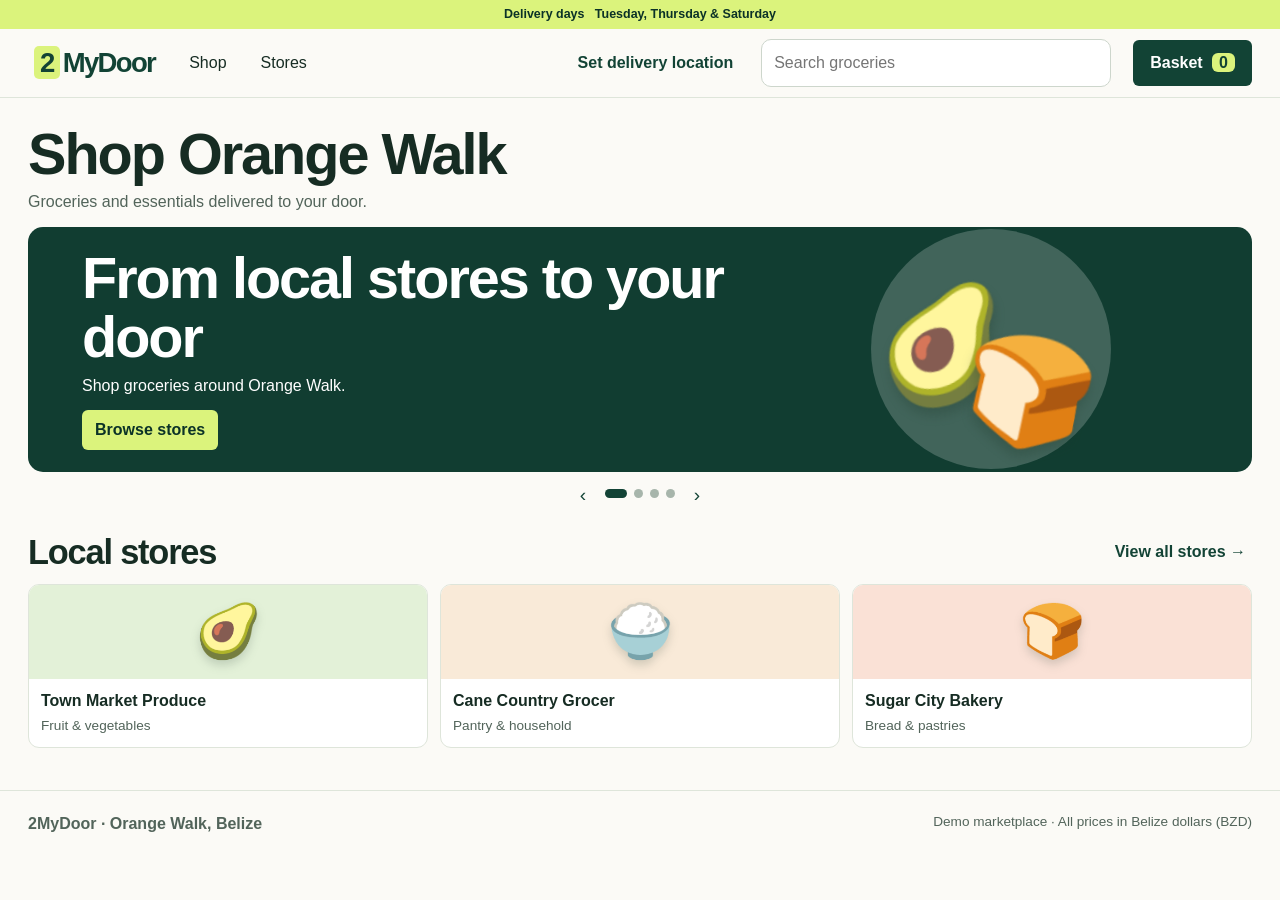
<file: 2mydoor/index.html>
<!doctype html>
<html lang="en">
<head><meta charset="utf-8"><meta name="viewport" content="width=device-width,initial-scale=1"><title>2MyDoor | Orange Walk groceries</title><meta name="google-maps-key" content="">
<style>
:root{--green:#124335;--deep:#0b3227;--ink:#172b22;--muted:#52645a;--paper:#fbfaf6;--line:#e3e6dc;--lime:#dbf37c;--white:#fff}*{box-sizing:border-box}body{margin:0;background:var(--paper);color:var(--ink);font:16px/1.45 'Segoe UI',sans-serif}button,input,select,textarea{font:inherit}button{cursor:pointer}button:focus-visible,input:focus-visible,select:focus-visible,textarea:focus-visible{outline:3px solid #548c58;outline-offset:3px}button:disabled{opacity:.48;cursor:default}h1,h2,h3,p{margin:0}h1,h2,h3{line-height:1.1}h1,h2{letter-spacing:-.055em}h1{font-size:clamp(3rem,6.5vw,6.3rem)}h2{font-size:clamp(1.95rem,4vw,3.15rem)}h3{font-size:1.12rem}small,.muted{color:var(--muted)}small{font-size:.85rem}.wrap{width:min(1230px,calc(100% - 56px));margin:auto}.top{background:var(--deep);color:white;text-align:center;padding:7px 12px;font-size:.85rem}.top b{color:var(--lime)}header{background:var(--paper);position:sticky;top:0;z-index:2;border-bottom:1px solid var(--line)}.nav{min-height:74px;display:flex;align-items:center;gap:22px}.brand{font-size:1.72rem;font-weight:900;letter-spacing:-.09em;color:var(--green);white-space:nowrap}.brand span{background:var(--lime);border-radius:8px;padding:1px 6px;margin-right:3px}.plain{background:none;border:0;color:inherit;padding:6px}.nav .search{margin-left:auto;width:min(33%,350px)}input,select,textarea{border:1px solid #cdd6cc;padding:11px 12px;border-radius:10px;background:white;color:var(--ink);width:100%}.btn{border:0;padding:11px 17px;border-radius:10px;background:var(--green);color:white;font-weight:700;white-space:nowrap}.btn.light{background:var(--lime);color:var(--deep)}.btn.outline{background:white;color:var(--green);border:1px solid var(--line)}.badge{background:var(--lime);color:var(--deep);border-radius:20px;padding:1px 7px;margin-left:5px}.hero{margin-top:24px;min-height:450px;border-radius:24px;overflow:hidden;background:var(--deep);color:white;position:relative;display:flex;align-items:center;isolation:isolate}.hero:before{content:'';position:absolute;inset:0;background:linear-gradient(90deg,#0b3227 32%,transparent 88%),var(--hero,radial-gradient(ellipse at 85% 40%,#477b45,transparent 58%)) right center/auto 125% no-repeat;z-index:-1}.hero-inner{padding:45px clamp(24px,5vw,72px);max-width:725px}.hero em{color:var(--lime);font-style:normal}.hero p{max-width:360px;margin:17px 0 23px;color:#ecf3e5}.eyebrow{font-size:.8rem;font-weight:800;letter-spacing:.13em;text-transform:uppercase;display:block;margin-bottom:13px}.hero .eyebrow{color:var(--lime)}.hero.no-art section{margin:34px 0 42px}.heading{display:flex;align-items:end;justify-content:space-between;gap:12px;margin-bottom:16px}.heading p{margin-top:7px}.stores,.grid{display:grid;grid-template-columns:repeat(4,minmax(0,1fr));gap:14px}.store,.card,.box{background:white;border:1px solid var(--line);border-radius:15px}.store{display:flex;text-align:left;color:var(--ink);padding:13px;gap:12px;align-items:center;min-width:0}.store:hover,.card:hover{border-color:#78a077}.store span.icon{font-size:25px;width:48px;height:48px;display:grid;place-items:center;border-radius:10px;flex:none}.store strong,.store small{display:block}.chips{display:flex;gap:8px;overflow:auto;padding:2px 0 12px}.chip{border:1px solid var(--line);background:white;border-radius:24px;padding:8px 13px;white-space:nowrap;color:var(--ink)}.chip.active{background:var(--green);color:white;border-color:var(--green)}.card{overflow:hidden;min-width:0;display:flex;flex-direction:column;position:relative}.product{border:0;background:none;text-align:left;color:inherit;padding:0;width:100%;display:block}.picture{display:grid;place-items:center;height:155px;position:relative}.picture img{width:107px;height:107px;object-fit:contain;filter:drop-shadow(0 9px 9px #31472c25)}.sale{position:absolute;top:10px;left:10px;background:#fee6d1;color:#743716;border-radius:7px;padding:4px 7px;font-weight:800;font-size:.78rem}.product-info{display:block;padding:13px 13px 3px}.product-info strong{display:block;font-size:1.07rem}.product-info small{display:block}.buy{margin-top:auto;padding:8px 13px 13px;display:flex;align-items:center;justify-content:space-between;gap:6px}.price{font-weight:850;color:var(--green)}del{font-size:.75rem;color:var(--muted);margin-left:3px}.add,.step button{border:0;border-radius:8px;background:#e9f3dd;color:var(--green);font-size:1.25rem;font-weight:800;min-width:34px;min-height:34px}.step{display:flex;gap:8px;align-items:center}.full{width:100%}.notice{background:#eaf2df;border-radius:14px;padding:16px 20px;margin-top:20px}.subhead{background:#e9f1df;border-radius:20px;padding:27px;margin-top:24px}.subhead h1,.tracking h1{font-size:clamp(2.35rem,5vw,4.2rem)}.subhead p{margin-top:8px}.back{margin-bottom:12px}.empty{padding:26px;background:white;border:1px dashed #bbcbbb;border-radius:12px}.box{padding:20px}.box h2{font-size:1.55rem;margin-bottom:14px}.layout{display:grid;grid-template-columns:minmax(0,1.4fr) minmax(280px,1fr);gap:16px;align-items:start}.tracking h1{margin:15px 0}.tracking{margin-top:25px}.form{display:grid;gap:14px}.form label{display:grid;gap:5px;font-weight:650}.receipt-row,.line,.status-row{display:flex;align-items:center;gap:10px;padding:10px 0;border-bottom:1px solid var(--line)}.receipt-row strong,.line>:last-child{margin-left:auto}.receipt-row img{width:39px;height:39px;object-fit:contain}.total{font-size:1.12rem;border-bottom:0}.status-row i{background:#eaf2df;border-radius:50%;font-style:normal;font-weight:800;width:32px;height:32px;display:grid;place-items:center}.status-row.done i{background:var(--green);color:white}.map{margin-top:12px;position:relative;overflow:hidden;height:245px;background:#dfead5;border:1px solid #d2dfc8;border-radius:12px}.map svg{display:block;width:100%;height:100%;object-fit:cover}.map .marker{position:absolute;transform:translate(-50%,-100%);background:#fff;color:#143d31;border:1px solid #d3dfd1;border-radius:7px;padding:4px 8px;box-shadow:0 2px 9px #0b32274a;font-size:.8rem;white-space:nowrap}.map .marker:after{content:'';position:absolute;left:calc(50% - 4px);bottom:-5px;width:8px;height:8px;background:#fff;transform:rotate(45deg)}.basket{display:flex;align-items:end;min-height:63px;gap:1px;flex-wrap:wrap;padding:8px 12px;background:#edf2e6;border-radius:12px;margin-bottom:7px}.basket img{width:46px;height:46px;object-fit:contain}.mapnote{margin-top:6px}.drawer{width:min(470px,100%);max-height:100dvh;height:100dvh;max-width:100%;margin:0 0 0 auto;border:0;padding:0;background:var(--paper);color:var(--ink)}.drawer::backdrop{background:#09281aaa}.drawer-inner{min-height:100%;display:flex;flex-direction:column;padding:22px;gap:10px}.drawer header{position:static;display:flex;align-items:center;justify-content:space-between;padding-bottom:12px}.drawer header h2{font-size:2rem}.drawer .drawer-end{margin-top:auto}.cart-row{display:grid;grid-template-columns:50px 1fr auto;align-items:center;gap:9px;padding:10px 0;border-bottom:1px solid var(--line)}.cart-row img{width:46px;height:46px;border-radius:8px}.cart-row small{display:block}.remove{font-size:.81rem;text-decoration:underline;color:var(--muted)}footer{border-top:1px solid var(--line);padding:21px 0;margin-top:42px;color:var(--muted)}footer .wrap{display:flex;justify-content:space-between;gap:14px}.toast{position:fixed;z-index:4;bottom:18px;left:50%;transform:translateX(-50%);background:var(--deep);color:white;padding:10px 18px;border-radius:10px;box-shadow:0 3px 16px #122f2455;white-space:nowrap}.flash{animation:flash 1.4s ease}@keyframes flash{0%,45%{box-shadow:0 0 0 4px #8ab245}100%{box-shadow:none}}[hidden]{display:none!important}@media(max-width:920px){.stores,.grid{grid-template-columns:repeat(3,minmax(0,1fr))}.nav{gap:12px}.nav .location{display:none}.hero:before{background-size:auto 100%}}@media(max-width:650px){.wrap{width:calc(100% - 26px)}.nav{flex-wrap:wrap;gap:6px 10px;padding:8px 0}.nav .search{order:5;width:100%;margin:0}.nav .cart{margin-left:auto}.nav .nav-shop{display:none}.hero{min-height:365px;margin-top:14px}.hero:before{background:linear-gradient(90deg,#0b3227 12%,#0b3227bb 65%,#0b322744),var(--hero,none) 68% center/cover no-repeat}.hero-inner{padding:27px 21px}.stores,.grid{grid-template-columns:repeat(2,minmax(0,1fr));gap:9px}.store{padding:9px;gap:6px}.store span.icon{width:34px;height:38px;font-size:21px}.picture{height:117px}.picture img{width:84px;height:84px}.layout{grid-template-columns:1fr}.buy,.product-info{padding-left:8px;padding-right:8px}footer .wrap{flex-direction:column}.cart-row{grid-template-columns:45px 1fr auto}}@media(prefers-reduced-motion:reduce){*{animation:none!important;scroll-behavior:auto!important}}

:root{--green:#243b31;--deep:#202c27;--ink:#202622;--muted:#59635d;--paper:#f6f7f6;--line:#dce1de;--lime:#e8ece9;--white:#fff}
body{font-family:Arial,Helvetica,sans-serif;line-height:1.5}
h1,h2{letter-spacing:-.035em}h2{font-size:clamp(1.5rem,3vw,2.15rem)}
.top{background:#202c27;color:#f5f6f5}.top b{color:inherit}
header{background:#fff}.nav{min-height:68px}.brand{font-family:inherit;letter-spacing:-.06em;font-weight:800}.brand span{background:none;padding:0;margin:0;border-radius:0}.btn{border-radius:6px}.btn.light{background:var(--green);color:white}.badge{border-radius:6px;background:#e5ebe7}.cart .badge{background:#fff;color:var(--green)}
.hero{display:grid;grid-template-columns:minmax(0,1fr) minmax(250px,.46fr);background:#fff;color:var(--ink);min-height:0;border:1px solid var(--line);border-radius:10px;gap:20px;padding:clamp(23px,5vw,56px);align-items:center}.hero:before{content:none}.hero-inner{padding:0;max-width:none}.hero h1{font-size:clamp(2.25rem,5vw,4.25rem);line-height:1.03}.hero p{color:var(--muted);max-width:460px;margin:13px 0 20px}.hero .eyebrow{color:var(--green);letter-spacing:.08em;margin-bottom:9px}.delivery-details{border-left:1px solid var(--line);padding:10px 0 10px clamp(18px,3vw,36px);display:grid;gap:14px}.delivery-details dl{margin:0;display:grid;gap:12px}.delivery-details dt{color:var(--muted);font-size:.85rem}.delivery-details dd{margin:1px 0 0;font-weight:650}
section{margin:27px 0 33px}.heading{align-items:start;margin-bottom:13px}.heading p{margin-top:5px}.store,.card,.box,.subhead,.empty{border-radius:8px}.store{min-height:68px}.store span.icon{font-size:.73rem;width:38px;height:38px;border-radius:5px;font-weight:800;letter-spacing:.02em;background:#edf0ee;color:#35483e}.store strong{line-height:1.2}.chip{border-radius:6px}.chip.active{background:#2b3d34}.card-layout{width:100%}.picture{height:72px;background:#edf0ee;padding:12px 13px;place-items:end start}.picture img{width:56px;height:45px;filter:none}.sale{top:9px;left:auto;right:9px;background:white;color:#38463f;border:1px solid #dce1de;border-radius:4px;padding:2px 5px}.add,.step button{border-radius:5px;background:#eef1ef}.subhead{background:#fff;border:1px solid var(--line);padding:20px}.subhead h1,.tracking h1{font-size:clamp(1.95rem,4.5vw,3.3rem)}.status-row i{background:#edf0ee}.basket{background:#edf0ee;border-radius:6px}.basket img{width:54px;height:46px}.map{border-radius:7px;filter:saturate(.55)}.map .marker{border-radius:5px}
@media(max-width:650px){.hero{grid-template-columns:1fr;gap:15px}.delivery-details{border-left:0;border-top:1px solid var(--line);padding:13px 0 0;gap:6px}.delivery-details dl{grid-template-columns:1fr 1fr;gap:8px}.picture{height:62px;padding:7px 8px}.picture img{width:49px;height:39px}.sale{font-size:.7rem;right:5px;top:6px}.store span.icon{width:27px;height:30px;font-size:.65rem}}

:root{--green:#124335;--deep:#0b3227;--ink:#162c23;--muted:#52645a;--paper:#fbfaf6;--line:#dee5da;--lime:#dbf37c}
.top{background:var(--lime);color:var(--deep);font-weight:600}
header{background:var(--paper)}.brand{color:var(--green)}.brand span{background:var(--lime);padding:1px 6px;margin-right:3px;border-radius:5px}.cart .badge{background:var(--lime)}
.hero{background:var(--deep);color:white;border-color:var(--deep);border-radius:14px;grid-template-columns:minmax(0,1.4fr) minmax(250px,.75fr);gap:clamp(16px,5vw,65px)}.hero h1{font-size:clamp(2.6rem,6vw,5.25rem);letter-spacing:-.06em}.hero h1 span,.hero .eyebrow{color:var(--lime)}.hero p{color:#e3eadf}.hero .btn{background:var(--lime);color:var(--deep)}
.delivery-details{background:#164638;border:1px solid #406756;border-radius:10px;padding:clamp(15px,3vw,27px);color:white}.delivery-details dt{color:#d1e2d5}.delivery-details dl{gap:15px}.delivery-details .days{margin-top:6px;display:grid;grid-template-columns:repeat(3,1fr);gap:6px}.days span{text-align:center;padding:6px 2px;border:1px solid #698b71;border-radius:5px;color:var(--lime)}
.store span.icon{color:var(--deep)}.store{border-radius:9px}.store:hover{background:#f9fcf4}.chip.active{background:var(--green)}.picture{height:83px;border-bottom:1px solid #263c2712;place-items:center start}.picture img{width:66px;height:53px}.sale{background:#fff9ef;color:#75391d;border-color:#e9cdb8}.add,.step button{background:#e9f3dd}.subhead{background:#e9f1df}.basket,.status-row i{background:#eaf2df}.map{filter:none}
@media(max-width:650px){.hero{grid-template-columns:1fr;gap:21px}.hero h1{font-size:clamp(2.5rem,11vw,3.6rem)}.delivery-details{padding:13px}.delivery-details dl{grid-template-columns:1fr 1fr;gap:7px 12px}.delivery-details dl>div:first-child{grid-column:1/-1}.days span{padding:4px 2px}.picture{height:68px}.picture img{width:50px;height:41px}}

.nav .location{display:block;margin-left:auto;font-weight:700;color:var(--green);max-width:210px;overflow:hidden;text-overflow:ellipsis;white-space:nowrap}.nav .search{margin-left:0}.top{padding:5px 10px;font-size:.78rem}.bottom-nav{display:none}.screen{margin:25px 0 35px}.screen-title{margin:0 0 18px}.screen-title h1{font-size:clamp(2rem,5vw,3.3rem);letter-spacing:-.055em}.screen-title p{color:var(--muted);margin:4px 0 0}.hero-heading{display:flex;align-items:end;justify-content:space-between;gap:12px;margin:25px 0 13px}.hero-heading h1{font-size:clamp(2rem,5vw,3.6rem)}.hero-heading p{color:var(--muted);margin-top:4px}
.carousel{position:relative}.slides{display:flex;overflow:auto;scroll-snap-type:x mandatory;scrollbar-width:none;border-radius:15px;overscroll-behavior-x:contain}.slides::-webkit-scrollbar{display:none}.banner{flex:0 0 100%;scroll-snap-align:start;min-height:206px;display:grid;grid-template-columns:minmax(0,1.35fr) minmax(105px,.8fr);align-items:center;padding:22px clamp(17px,5vw,54px);gap:4px;overflow:hidden;isolation:isolate}.banner h2{font-size:clamp(1.85rem,5vw,3.6rem);line-height:1.02}.banner p{margin:7px 0 12px}.banner .btn{padding:8px 13px}.banner.dark{background:#113d31;color:#fff}.banner.dark .btn{background:var(--lime);color:var(--deep)}.banner.fresh{background:#e4efd7}.banner.bread{background:#f7e3d1}.banner.pantry{background:#e7ecf6}.banner-art{position:relative;display:flex;justify-content:center;align-items:center;height:100%;min-width:0}.banner-art:before{content:'';position:absolute;z-index:-1;width:min(82%,240px);aspect-ratio:1;border-radius:50%;background:#ffffff33}.banner-art img{width:55%;max-width:155px;object-fit:contain;filter:drop-shadow(0 8px 6px #16322440);transform:rotate(-12deg);margin-right:-15%}.banner-art img+img{width:46%;transform:rotate(12deg) translateY(30%);margin:0}.slide-controls{display:flex;align-items:center;justify-content:center;gap:7px;padding-top:8px}.slide-dot{border:0;padding:0;background:#a7b5ab;width:9px;height:9px;border-radius:20px}.slide-dot[aria-current=true]{width:22px;background:var(--green)}.slide-arrow{background:none;border:0;color:var(--green);height:27px;min-width:30px;font-size:1.2rem}.heading .plain{color:var(--green);font-weight:750;white-space:nowrap}
.featured-stores,.directory{display:grid;grid-template-columns:repeat(3,minmax(0,1fr));gap:12px}.store-tile{min-width:0;text-align:left;border:1px solid var(--line);background:#fff;border-radius:11px;overflow:hidden;padding:0;color:var(--ink);display:grid;grid-template-rows:94px auto}.store-tile:hover{border-color:#7b9d80}.store-tile .store-cover{display:grid;place-items:center;height:94px}.store-cover img{width:86px;height:77px;object-fit:contain;filter:drop-shadow(0 5px 5px #243a312f)}.store-tile .store-text{padding:10px 12px;display:block}.store-text strong,.store-text small{display:block}.store-text small{margin-top:3px}.directory{grid-template-columns:repeat(3,minmax(0,1fr))}
.picture{height:130px;place-items:center}.picture img{width:100px;height:100px;filter:drop-shadow(0 6px 5px #31472c30)}.sale{left:8px;right:auto}.card,.box{border-radius:11px}.basket img,.receipt-row img,.cart-row img{object-fit:contain}.cart-row{grid-template-columns:58px minmax(0,1fr) auto}.cart-row img{width:49px;height:49px}.cart-row .step{justify-content:flex-end}.cart-row .row-price{text-align:right}.cart-row .remove{padding-left:0}.location-line{display:flex;align-items:center;justify-content:space-between;gap:10px;padding:10px 0 13px;border-bottom:1px solid var(--line)}.location-line small{display:block}.locations{max-width:650px}.google-map{width:100%;height:235px;border:1px solid var(--line);border-radius:10px;display:block;background:#e7ede5}.maps-link{display:inline-block;margin-top:6px;color:var(--green);font-size:.87rem}.cart-total .btn{margin-top:12px}.checkout-steps{display:flex;gap:8px;margin-bottom:12px;color:var(--muted);font-size:.85rem}.checkout-steps b{color:var(--green)}.tracking .layout{margin-bottom:15px}
@media(max-width:720px){.wrap{width:calc(100% - 28px)}body{padding-bottom:68px}.nav{display:grid;grid-template-columns:auto minmax(0,1fr);gap:6px 12px;min-height:0;padding:8px 0}.nav .search{grid-column:1/-1;width:100%;order:0;padding:7px 10px}.nav .location{display:block;justify-self:end;margin:0;max-width:100%;font-size:.85rem}.nav .cart,.nav .nav-shop{display:none}.bottom-nav{display:grid;grid-template-columns:repeat(4,minmax(0,1fr));background:#fff;border-top:1px solid var(--line);position:fixed;bottom:0;left:0;right:0;z-index:2;padding:4px 8px max(4px,env(safe-area-inset-bottom));gap:4px}.bottom-nav button{border:0;border-radius:7px;color:var(--green);background:none;min-height:45px;padding:4px;font-weight:700;font-size:.83rem}.bottom-nav button[aria-current=page]{background:#eaf2df}.toast{bottom:68px}.banner{min-height:170px}.banner p{font-size:.86rem;line-height:1.3}.hero-heading{margin-top:16px}.featured-stores{gap:6px}.featured-stores .store-tile{grid-template-rows:61px auto}.featured-stores .store-cover{height:61px}.featured-stores .store-cover img{width:57px;height:53px}.featured-stores .store-text{padding:7px}.featured-stores strong{font-size:.82rem;line-height:1.2}.featured-stores small{display:none}.directory{grid-template-columns:repeat(2,minmax(0,1fr))}.picture{height:106px}.picture img{width:82px;height:82px}.section-title{font-size:1.4rem}.box{padding:14px}.screen{margin-top:16px}footer{margin-top:24px}.layout{grid-template-columns:1fr}}
@media(max-width:355px){.banner{grid-template-columns:minmax(0,1fr) 90px;padding:15px}.featured-stores strong{font-size:.75rem}.cart-row{grid-template-columns:40px minmax(0,1fr) auto}.cart-row img{width:37px}}

.pin-meta{display:flex;justify-content:space-between;align-items:baseline;gap:12px;flex-wrap:wrap;margin-top:5px}.pin-meta .maps-link{margin:0}.coordinates summary{cursor:pointer;color:var(--green);font-weight:650}.coordinates .fields{display:grid;grid-template-columns:1fr 1fr;gap:8px;margin-top:6px}.pin-hint{margin:0 0 7px}

.budget{border:1px solid var(--line);border-radius:11px;background:#fff;padding:13px 15px;margin:12px 0;color:var(--ink)}.budget h2{font-size:1.15rem;margin:0;letter-spacing:-.025em}.budget-head{display:flex;align-items:baseline;justify-content:space-between;gap:9px;flex-wrap:wrap}.budget-head strong{font-variant-numeric:tabular-nums;color:var(--green)}.budget.over .budget-head strong{color:#8a3826}.budget-meter{overflow:hidden;border-radius:10px;height:7px;background:#e7eee6;margin:8px 0 5px}.budget-fill{height:100%;width:0;border-radius:inherit;background:#588652;transition:width .28s ease}.budget.over .budget-fill{background:#ac5037}.budget-edit{display:flex;align-items:end;gap:7px;margin-top:10px}.budget-edit label{flex:1;min-width:0;font-size:.85rem;font-weight:700}.budget-edit input{display:block;margin-top:3px}.budget-edit .btn{padding:11px 12px}.budget-compact{margin:0 0 13px}.budget a{color:var(--green);font-size:.85rem}.budget-caption{display:flex;justify-content:space-between;gap:5px;flex-wrap:wrap}.cart-total .budget{padding:0;border:0}.cart-total .budget-edit .btn{margin-top:0}@media(prefers-reduced-motion:reduce){.budget-fill{transition:none}}


.dropoff-card{display:flex;align-items:center;justify-content:space-between;flex-wrap:wrap;gap:10px;padding:12px;border:1px solid var(--line);border-radius:9px;background:#f7f9f5}.dropoff-card small{display:block;margin-top:3px}.dropoff-card a{text-decoration:none}.dropoff-actions{display:flex;gap:7px;flex-wrap:wrap}.dropoff-actions .btn,.dropoff-card>.btn{padding:7px 10px;font-size:.88rem}.coordinates label{margin-top:6px}.tracking .dropoff-card{margin-top:12px}
.google-map{display:block;width:100%;min-height:300px;border:1px solid var(--line);border-radius:10px;background:#eef2eb}.tracking .google-map{margin-top:13px}@media(max-width:650px){.google-map{min-height:280px}}

.google-picker{height:325px;position:relative;overflow:hidden;border:1px solid var(--line);border-radius:10px;background:#e8eee7}.google-picker .google-map,.native-picker{position:absolute;inset:0;width:100%;height:100%;min-height:0;border:0;border-radius:0}.picker-pin{position:absolute;left:50%;top:50%;width:24px;height:24px;border:3px solid #fff;border-radius:50% 50% 50% 0;background:#124335;box-shadow:0 2px 6px #14291b80;transform:translate(-50%,-87%) rotate(-45deg);pointer-events:none}.picker-pin:after{position:absolute;content:'';width:5px;height:5px;border-radius:50%;background:white;top:6px;left:6px}@media(max-width:650px){.google-picker{height:280px}}

/* Product cards size their price and controls to the card, including in narrow grids. */
.grid{gap:14px}
.card{container-type:inline-size}
.product-info{padding:12px 13px 5px}
.product-info strong,.product-info small{overflow-wrap:anywhere}
.product-info small{margin-top:3px}
.buy{padding:7px 13px 13px;gap:8px}
.buy>div:first-child{display:flex;align-items:baseline;flex-wrap:wrap;gap:2px 6px;min-width:0}
.buy .price,.buy del{white-space:nowrap}
.buy del{margin-left:0}
.buy .step{flex-shrink:0;gap:6px}
.buy .step span{min-width:2ch;text-align:center;font-variant-numeric:tabular-nums}
.buy .step button,.buy .add{width:36px;height:36px;padding:0}
@container (max-width: 235px){
 .product-info{padding:10px 10px 4px}
 .buy{padding:6px 10px 10px;display:grid;grid-template-columns:minmax(0,1fr)}
 .buy .step,.buy .add{justify-self:end}
}
@media(max-width:650px){
 .grid{gap:10px}
 .buy .step button,.buy .add{width:40px;height:40px}
}
@media(max-width:340px){
 .grid{gap:8px}
 .buy .step button,.buy .add{width:36px;height:36px}
 .buy .step{gap:4px}
}
.pin-confirm{display:flex;align-items:center;justify-content:space-between;gap:10px}.pin-confirm small{flex:1}.pin-confirm .btn{padding:7px 10px;font-size:.88rem}.picker-pin{background:#56695d}.google-picker:has(+.pin-confirm) .picker-pin{box-shadow:0 2px 6px #14291b80}

.fleet-card{margin-top:14px;padding:12px;border:1px solid var(--line);border-radius:9px;background:#f1f6ec}.fleet-head{display:flex;align-items:start;justify-content:space-between;gap:8px}.fleet-head strong{display:block}.fleet-head small,.fleet-status{display:block}.fleet-tag{background:#e0ecd9;color:var(--deep);border-radius:6px;padding:3px 7px;font-size:.77rem;white-space:nowrap}.fleet-route{height:40px;position:relative;margin:5px 14px 0;display:flex;align-items:center}.fleet-track,.fleet-fill{position:absolute;left:0;height:4px;border-radius:10px}.fleet-track{width:100%;background:#c9d8c7}.fleet-fill{width:0;background:#5e925c;transition:width .65s linear}.fleet-stop{position:absolute;width:9px;height:9px;border-radius:50%;background:#fff;border:2px solid #6b896f;left:0;transform:translateX(-50%)}.fleet-stop.end{left:100%}.fleet-truck{position:absolute;left:0;transform:translateX(-50%);display:grid;place-items:center;width:29px;height:27px;border:1px solid #6e9373;border-radius:6px;background:#fff;transition:left .65s linear}.fleet-truck svg{width:18px;height:18px;stroke:var(--green);fill:none;stroke-width:1.8}.fleet-labels{display:flex;justify-content:space-between;gap:8px;font-size:.79rem;color:var(--muted)}.fleet-labels span:last-child{text-align:right}.fleet-status{margin-top:8px;font-size:.88rem;font-weight:700}.fleet-note{font-size:.77rem}.notice .fleet-note{display:block;margin-top:5px}
@media(prefers-reduced-motion:reduce){.fleet-fill,.fleet-truck{transition:none}}

.map-crosshair{position:absolute;left:50%;top:50%;width:19px;height:19px;border:2px solid #193e2f;border-radius:50%;background:#ffffff9c;box-shadow:0 0 0 2px #fff;transform:translate(-50%,-50%);pointer-events:none}.map-crosshair:after{content:'';position:absolute;inset:5px;border-radius:50%;background:#193e2f}.google-picker .picker-pin{background:#124335}.google-picker [hidden]{display:none!important}
.maps-setup{margin-top:12px;padding:11px 13px}.maps-setup summary{cursor:pointer;font-size:.9rem;font-weight:700;color:var(--green)}.maps-setup form{margin:10px 0 0}.maps-setup .maps-link{margin:0;align-self:center}

.tracking-map-preview{position:relative;overflow:hidden;margin-top:13px;border-radius:10px}.tracking-map-preview .google-map{margin:0;pointer-events:none}.tracking-marker{position:absolute;top:50%;left:50%;width:27px;height:27px;background:#b92f38;border:3px solid white;border-radius:50% 50% 50% 0;transform-origin:bottom left;transform:translate(0,-100%) rotate(-45deg);box-shadow:0 2px 7px #14291b80;pointer-events:none}.tracking-marker:after{content:'';position:absolute;top:6px;left:6px;width:8px;height:8px;border-radius:50%;background:white}.tracking-map-caption{display:flex;flex-wrap:wrap;align-items:center;gap:4px 10px;padding:8px 0;color:var(--green)}.tracking-map-caption .btn{margin-left:auto;padding:5px 10px;font-size:.86rem}
.tracking-native-map{position:absolute;inset:0;opacity:0;pointer-events:none}.native-tracking-active .tracking-native-map{opacity:1}.native-tracking-active .tracking-marker{display:none}

.tracking .tracking-layout{grid-template-columns:minmax(0,1.35fr) minmax(270px,1fr);gap:20px;margin:20px 0}
.tracking-layout>.box{min-width:0;padding:clamp(14px,2vw,22px)}
.tracking-map-caption{display:grid;grid-template-columns:minmax(0,1fr) auto;gap:8px 12px;align-items:center;padding:11px 0}
.tracking-map-caption strong,.tracking-map-caption small{display:block}.tracking-map-caption small{margin-top:2px}
.tracking-map-caption .btn{margin-left:0;white-space:normal;text-align:center}
.tracking-main .mapnote{margin:0;padding-top:10px;border-top:1px solid var(--line);overflow-wrap:anywhere}
.tracking-basket .basket{gap:5px;padding:8px 10px;align-items:center;min-height:52px;margin:0 0 8px}
.tracking-basket .basket img{width:39px;height:39px}
.tracking-basket .receipt-row{gap:8px;padding:8px 0}
.tracking-basket .receipt-row img{width:34px;height:34px;flex:none}
.tracking-basket .receipt-row span{overflow-wrap:anywhere}
.tracking-basket .receipt-row strong{white-space:nowrap}
@media(max-width:800px){.tracking .tracking-layout{grid-template-columns:minmax(0,1fr);gap:16px}}
@media(max-width:410px){.tracking-map-caption{grid-template-columns:minmax(0,1fr)}.tracking-map-caption .btn{justify-self:start}.tracking-basket .basket img{width:35px;height:35px}}
</style></head>
<body>
<div class="top"><b>Delivery days</b> &nbsp; Tuesday, Thursday &amp; Saturday</div>
<header><div class="wrap nav"><button class="plain brand" data-action="home" aria-label="2MyDoor home"><span>2</span>MyDoor</button><button class="plain nav-shop" data-action="browse">Shop</button><button class="plain nav-shop" data-action="stores">Stores</button><button class="plain location" data-action="location" id="location-button">Set delivery location</button><input class="search" id="search" type="search" placeholder="Search groceries" aria-label="Search groceries or stores"><button class="btn cart" data-action="cart">Basket <span class="badge" id="count">0</span></button></div></header>
<main class="wrap" id="main"></main>
<nav class="bottom-nav" aria-label="Mobile navigation"><button data-action="home">Home</button><button data-action="stores">Stores</button><button data-action="location">Location</button><button data-action="cart">Basket <span id="mobile-count"></span></button></nav><footer><div class="wrap"><strong>2MyDoor · Orange Walk, Belize</strong><small>Demo marketplace · All prices in Belize dollars (BZD)</small></div></footer>
<div id="toast" class="toast" role="status" hidden></div>
<script>
const stores = [
 ['market','Town Market Produce','Fruit & vegetables','TM','#e3f1d8'],
 ['pantry','Cane Country Grocer','Pantry & household','CG','#f9ead8'],
 ['bakery','Sugar City Bakery','Bread & pastries','SB','#fae1d6'],
 ['farm','Northern Farm & Dairy','Meat, eggs & dairy','NF','#e5edf8'],
 ['spice','Cane Road Spice Shop','Spices & seasonings','CR','#f5ebd4'],
 ['drinks','River Bend Drinks','Juices & refreshments','RB','#e2eff1'],
 ['homegoods','Everyday Home Goods','Cleaning & essentials','EH','#ece7f3']
];
const inventory = {
 market:[
 ['Hass Avocado','Each',250,325,'Produce'],['Vine Tomatoes','1 lb',350,0,'Produce'],['Fresh Limes','Bag of 6',300,400,'Produce'],['Ripe Plantains','Bunch of 3',375,0,'Produce'],
 ['Pineapple','Each',525,0,'Produce'],['Sweet Papaya','Each',475,0,'Produce'],['Cucumber','Each',175,0,'Produce'],['Carrots','1 lb',275,0,'Produce'],
 ['Green Cabbage','Each',350,0,'Produce'],['Yellow Onions','1 lb',225,0,'Produce'],['Watermelon','Each',1000,1200,'Produce'],['Sweet Corn','Pack of 3',425,0,'Produce']],
 pantry:[
 ['Long Grain Rice','2 lb',425,0,'Pantry'],['Red Kidney Beans','1 lb',475,525,'Pantry'],['Coconut Milk','400 mL',385,0,'Pantry'],['Vegetable Oil','1 L',950,0,'Pantry'],
 ['All-Purpose Flour','2 lb',395,0,'Pantry'],['Spaghetti','500 g',375,0,'Pantry'],['Black Tea','20 bags',485,0,'Drinks'],['Orange Juice','1 L',625,725,'Drinks'],
 ['Sparkling Water','Can, 330 mL',225,0,'Drinks'],['Dish Soap','500 mL',625,0,'Household'],['Bath Soap','Single bar',265,0,'Household'],['Paper Towels','Single roll',350,0,'Household']],
 bakery:[
 ['Coconut Bread','Loaf',625,725,'Bakery'],['Butter Croissants','Pack of 4',825,0,'Bakery'],['Fresh Baguette','Each',475,0,'Bakery'],['Flour Tortillas','Pack of 12',550,0,'Bakery'],
 ['Cinnamon Rolls','Pack of 4',850,950,'Bakery'],['Banana Muffins','Pack of 4',675,0,'Bakery'],['Oat Cookies','Pack of 6',575,0,'Bakery'],['Soft Dinner Rolls','Pack of 6',550,0,'Bakery']],
 farm:[
 ['Farm Eggs','Dozen',750,850,'Meat & Dairy'],['Whole Milk','1 L',550,0,'Meat & Dairy'],['Cheddar Cheese','250 g',895,0,'Meat & Dairy'],['Chicken Thighs','2 lb',1350,1495,'Meat & Dairy'],
 ['Ground Beef','1 lb',1050,0,'Meat & Dairy'],['Salted Butter','250 g',925,0,'Meat & Dairy'],['Plain Yogurt','500 g',695,795,'Meat & Dairy'],['Smoked Sausage','1 lb',1095,0,'Meat & Dairy']],
 spice:[['Ground Annatto','60 g',450,0,'Pantry'],['Black Pepper','50 g',525,0,'Pantry'],['Cinnamon Sticks','40 g',575,650,'Pantry'],['Garlic Powder','60 g',425,0,'Pantry']],
 drinks:[['Tamarind Juice','500 mL',375,0,'Drinks'],['Coconut Water','500 mL',450,0,'Drinks'],['Pineapple Punch','1 L',625,700,'Drinks'],['Ginger Beer','330 mL',350,0,'Drinks']],
 homegoods:[['Laundry Detergent','1 kg',1195,0,'Household'],['Kitchen Sponges','Pack of 3',495,0,'Household'],['Trash Bags','Roll of 15',675,750,'Household'],['Floor Cleaner','1 L',795,0,'Household']]
};
const artwork={
 market:['🥑','🍅','🍋','🍌','🍍','🥭','🥒','🥕','🥬','🧅','🍉','🌽'],
 pantry:['🍚','🫘','🥥','🫗','🌾','🍝','🍵','🧃','🥤','🧴','🧼','🧻'],
 bakery:['🍞','🥐','🥖','🫓','🥮','🧁','🍪','🥯'],
 farm:['🥚','🥛','🧀','🍗','🥩','🧈','🥣','🌭'],
 spice:['🍛','🧂','🫚','🧄'],
 drinks:['🧃','🥥','🍹','🥤'],
 homegoods:['🫧','🧽','🗑️','🧴']
};
const products = Object.entries(inventory).flatMap(([store, rows]) => rows.map(([name,unit,price,was,category],i) => ({id:store+i,store,name,unit,price,was,category,art:artwork[store][i]})));
const byId = Object.fromEntries(products.map(p=>[p.id,p]));
const storeById = Object.fromEntries(stores.map(s=>[s[0],s]));
const zones = {
 'Orange Walk Town':[18.081,-88.563],
 'Trial Farm':[18.101241,-88.565841],
 'San Jose':[18.1958,-88.5712],
 'Yo Creek':[18.090978,-88.646075],
 'San Lazaro':[18.038,-88.663],
 'Trinidad':[18.024,-88.687],
 'August Pine Ridge':[17.973,-88.725],
 'San Felipe Village':[17.872996,-88.773342]
};
const radians=angle=>angle*Math.PI/180;
function distanceFromTown(zone){
 const [lat,lng]=zones[zone], [originLat,originLng]=zones['Orange Walk Town'];
 const a=Math.sin(radians(lat-originLat)/2)**2+Math.cos(radians(lat))*Math.cos(radians(originLat))*Math.sin(radians(lng-originLng)/2)**2;
 return 6371*2*Math.asin(Math.sqrt(a));
}
function deliveryFee(zone,speed='scheduled'){
 const km=distanceFromTown(zone);
 const tiers=[[2,500],[6,650],[12,850],[18,1050],[25,1300],[Infinity,1600]];
 return tiers.find(([limit])=>km<=limit)[1]+(speed==='same'?500:0);
}
function validPin(pin){
 return Array.isArray(pin)&&pin.length===2&&pin.every(Number.isFinite)&&Math.abs(pin[0])<=90&&Math.abs(pin[1])<=180;
}
function readPin(form){
 const lat=form.elements.latitude.value.trim(), lng=form.elements.longitude.value.trim();
 if(!lat||!lng)return null;
 const pin=[Number(lat),Number(lng)];
 return validPin(pin)?pin:null;
}
const main = document.querySelector('#main'), search = document.querySelector('#search'), toast = document.querySelector('#toast');
const money = cents => 'BZ$'+(cents/100).toFixed(2);
const safe = value => String(value).replace(/[&<>"']/g,ch=>({'&':'&amp;','<':'&lt;','>':'&gt;','"':'&quot;',"'":'&#39;'}[ch]));
function read(key,fallback){try{return JSON.parse(localStorage.getItem('2mydoor-'+key)) ?? fallback}catch{return fallback}}
function write(key,value){try{localStorage.setItem('2mydoor-'+key,JSON.stringify(value))}catch{}}
let cart = Object.fromEntries(Object.entries(read('cart',{})).filter(([id,n])=>byId[id] && Number.isInteger(n) && n>0 && n<=99));
let orders=read('orders',{}), category='All items', toastTimer, acceptanceTimer, fleetTimer;
let saved=read('delivery',null);
let budget=read('budget',0), budgetDisplay=null, budgetProgress=0, budgetFrame=0;
function budgetPanel(mode){
 if(!budget&&mode!=='cart')return '';
 return '<div class="budget '+(mode==='shop'?'budget-compact':'')+'" data-budget="'+mode+'"><div class="budget-head"><h2>Shopping budget</h2><strong data-budget-number aria-hidden="true"></strong></div>'+(budget?'<div class="budget-meter" aria-hidden="true"><div class="budget-fill"></div></div><div class="budget-caption"><small data-budget-status role="status"></small>'+(mode==='shop'?'<a href="#cart">Edit budget</a>':'')+'</div>':'<small>Set a spending limit in Belize dollars.</small>')+(mode==='cart'?'<form class="budget-edit" id="budget-form"><label>Budget (BZ$)<input name="amount" type="number" min="0.01" max="100000" step="0.01" required inputmode="decimal" placeholder="50.00" value="'+(budget?(budget/100).toFixed(2):'')+'"></label><button class="btn" type="submit">'+(budget?'Update':'Set budget')+'</button>'+(budget?button('clear-budget','Clear','btn outline'):'')+'</form>':'')+'</div>';
}
function updateBudget(){
 if(budgetFrame){cancelAnimationFrame(budgetFrame);budgetFrame=0}
 const panel=document.querySelector('[data-budget]');
 if(!panel||!budget)return;
 const mode=panel.dataset.budget;
 const items=subtotal(currentItems());
 const estimatedFee=mode==='checkout'&&saved?deliveryFee(saved.zone,draft.speed):0;
 const spent=items+estimatedFee, remaining=budget-spent;
 const status=panel.querySelector('[data-budget-status]'), number=panel.querySelector('[data-budget-number]'), fill=panel.querySelector('.budget-fill');
 const progress=Math.min(100,spent/budget*100);
 const reduced=window.matchMedia('(prefers-reduced-motion: reduce)').matches;
 const from=budgetDisplay??remaining;
 const format=value=>money(Math.abs(value))+(value<0?' over':' left');
 panel.classList.toggle('over',remaining<0);
 status.textContent=format(remaining)+' of '+money(budget)+' · '+(mode==='checkout'?'Includes estimated delivery':'Items only');
 fill.style.width=(reduced?progress:budgetProgress)+'%';
 number.textContent=format(reduced?remaining:from);
 if(reduced){budgetDisplay=remaining;budgetProgress=progress;return}
 let started=null;
 budgetFrame=requestAnimationFrame(function draw(time){
  started??=time;
  const t=Math.min((time-started)/280,1);
  const eased=1-(1-t)**3;
  const value=Math.round(from+(remaining-from)*eased);
  fill.style.width=progress+'%';
  number.textContent=format(value);
  budgetDisplay=value;
  if(t<1)budgetFrame=requestAnimationFrame(draw);
  else{budgetProgress=progress;budgetFrame=0}
 });
}
let draft={zone:saved?.zone||'Orange Walk Town',speed:'scheduled',date:'',name:'',address:saved?.address||''};
let locationReturn='home', slideIndex=0, slideFrame=0;
function updateNav(){
 const count=quantity(currentItems());
 document.querySelector('#count').textContent=count;
 document.querySelector('#mobile-count').textContent=count?'('+count+')':'';
 document.querySelector('#location-button').textContent=saved?saved.zone:'Set delivery location';
 const [page]=route(), selected=page==='store'?'stores':page==='order'||page==='checkout'||page==='quote'?'cart':page||'home';
 document.querySelectorAll('.bottom-nav button').forEach(b=>b.setAttribute('aria-current',b.dataset.action===selected?'page':'false'));
}
const thumbs=new Map();
function thumb(product){
 const art=product.art||byId[product.id]?.art||product.name.slice(0,2);
 if(!thumbs.has(art)){
  const canvas=document.createElement('canvas');canvas.width=canvas.height=144;
  const ctx=canvas.getContext('2d');
  ctx.font='99px "Segoe UI Emoji","Apple Color Emoji","Noto Color Emoji",sans-serif';
  ctx.textAlign='center';ctx.textBaseline='middle';ctx.fillText(art,72,74);
  thumbs.set(art,canvas.toDataURL('image/png'));
 }
 return thumbs.get(art);
}
function img(p){return '<img src="'+thumb(p)+'" alt="">' }
const currentItems=()=>Object.entries(cart).map(([id,qty])=>({...byId[id],qty}));
const subtotal=items=>items.reduce((sum,p)=>sum+p.qty*p.price,0);
const quantity=items=>items.reduce((sum,p)=>sum+p.qty,0);
function change(id,qty){
 if(!byId[id])return;
 if(qty>0)cart[id]=Math.min(qty,99);else delete cart[id];
 write('cart',cart);
 updateNav();
 if(route()[0]==='cart'){
  const focused=document.activeElement?.dataset.action;
  main.innerHTML=cartPage();
  const controls=Array.from(main.querySelectorAll('[data-id="'+id+'"]'));
  (controls.find(control=>control.dataset.action===focused)||controls[0]||main.querySelector('[data-action="stores"]'))?.focus({preventScroll:true});
 }
 for(const control of main.querySelectorAll('[data-product-buy]')){
  if(control.dataset.productBuy===id){
   const focused=document.activeElement?.dataset.action;
   control.innerHTML=buyContent(byId[id]);
   if(focused && ['add','plus','minus'].includes(focused))control.querySelector('[data-action="'+focused+'"],[data-action="plus"]')?.focus({preventScroll:true});
  }
 }
 updateBudget();
}
function announce(message){clearTimeout(toastTimer);toast.textContent=message;toast.hidden=false;toastTimer=setTimeout(()=>toast.hidden=true,1800)}
const button=(action,label,classes='btn',id='')=>'<button type="button" class="'+classes+'" data-action="'+action+'" data-id="'+id+'">'+label+'</button>';
function go(route){
 const target='#'+route;
 if(location.hash===target)render(true);else location.hash=target;
}
const route=()=>location.hash.slice(1).split('/');
function step(p,qty){return '<div class="step">'+button('minus','−','',p.id)+'<span aria-label="Quantity">'+qty+'</span>'+button('plus','+','',p.id)+'</div>'}
function buyContent(p){return '<div><span class="price">'+money(p.price)+'</span>'+(p.was?'<del>'+money(p.was)+'</del>':'')+'</div>'+(cart[p.id]?step(p,cart[p.id]):'<button type="button" class="add" data-action="add" data-id="'+p.id+'" aria-label="Add '+safe(p.name)+' to cart">+</button>')}
function card(p){
 const store=storeById[p.store];
 return '<article class="card" id="product-'+p.id+'"><button class="product" data-action="product" data-id="'+p.id+'" type="button" aria-label="'+safe(p.name)+', '+money(p.price)+', view '+store[1]+'"><span class="picture" style="background:'+store[4]+'">'+img(p)+(p.was?'<span class="sale">Save '+money(p.was-p.price)+'</span>':'')+'</span><span class="product-info"><strong>'+p.name+'</strong><small>'+p.unit+' · '+store[1]+'</small></span></button><div class="buy" data-product-buy="'+p.id+'">'+buyContent(p)+'</div></article>';
}
const categories=['All items','Produce','Pantry','Bakery','Meat & Dairy','Drinks','Household','Deals'];
function listing(store){
 const q=search.value.trim().toLowerCase();
 let list=products.filter(p=>(!store||p.store===store)&&(!q||[p.name,p.category,storeById[p.store][1]].some(val=>val.toLowerCase().includes(q)))&&(category==='All items'||(category==='Deals'?p.was:p.category===category)));
 if(!store && !q && category==='All items')list=[products[0],products[12],products[24],products[32],...list.filter(p=>!['market0','pantry0','bakery0','farm0'].includes(p.id))];
 const shown=store?categories.filter(cat=>cat==='All items'||cat==='Deals'||products.some(p=>p.store===store&&p.category===cat)):categories;
 return '<div class="chips" aria-label="Product categories">'+shown.map(cat=>'<button type="button" class="chip '+(cat===category?'active':'')+'" data-action="category" data-id="'+safe(cat)+'" aria-pressed="'+(cat===category)+'">'+cat+'</button>').join('')+'</div><p class="muted" style="margin:0 0 10px">'+list.length+' '+(list.length===1?'item':'items')+'</p>'+(list.length?'<div class="grid">'+list.map(card).join('')+'</div>':'<div class="empty">No groceries match this search. Try another search or category.</div>');
}
const slides=[
 ['dark','From local stores to your door','Shop groceries around Orange Walk.','Browse stores','stores','market0','bakery0'],
 ['fresh','Fresh from the market','Fruit, vegetables and market staples.','Shop produce','market','market4','market1'],
 ['bread','Fresh from the bakery','Bread, tortillas and pastries.','Shop bakery','bakery','bakery1','bakery2'],
 ['pantry','Stock up on staples','Rice, beans, drinks and more.','Shop groceries','pantry','pantry0','pantry7']
];
function storeTile(store){
 const [id,name,description,,color]=store;
 return '<button class="store-tile" data-action="store" data-id="'+id+'"><span class="store-cover" style="background:'+color+'">'+img(products.find(p=>p.store===id))+'</span><span class="store-text"><strong>'+name+'</strong><small>'+description+'</small></span></button>';
}
function carousel(){
 return '<div class="carousel" aria-label="Featured shopping offers"><div class="slides" id="slides" tabindex="0">'+slides.map(([tone,title,copy,label,target,a,b])=>'<div class="banner '+tone+'"><div><h2>'+title+'</h2><p>'+copy+'</p>'+button(target==='stores'?'stores':'store',label,'btn',target)+'</div><div class="banner-art" aria-hidden="true">'+img(byId[a])+img(byId[b])+'</div></div>').join('')+'</div><div class="slide-controls">'+'<button type="button" class="slide-arrow" data-action="slide-prev" aria-label="Previous banner">‹</button>'+slides.map((_,index)=>'<button type="button" class="slide-dot" data-action="slide" data-id="'+index+'" aria-label="Banner '+(index+1)+'" aria-current="'+(index===slideIndex)+'"></button>').join('')+'<button type="button" class="slide-arrow" data-action="slide-next" aria-label="Next banner">›</button>'+'</div></div>';
}
function slideTo(index,smooth=true){
 const track=document.querySelector('#slides');
 if(!track)return;
 slideIndex=(index+slides.length)%slides.length;
 track.scrollTo({left:slideIndex*track.clientWidth,behavior:smooth&&!window.matchMedia('(prefers-reduced-motion: reduce)').matches?'smooth':'auto'});
 document.querySelectorAll('.slide-dot').forEach((b,i)=>b.setAttribute('aria-current',i===slideIndex?'true':'false'));
}
function home(){
 return '<div class="hero-heading"><div><h1>Shop Orange Walk</h1><p>Groceries and essentials delivered to your door.</p></div></div>'+carousel()+'<section><div class="heading"><h2 class="section-title">Local stores</h2>'+button('stores','View all stores →','plain')+'</div><div class="featured-stores">'+stores.slice(0,3).map(storeTile).join('')+'</div></section>';
}
function directory(){
 return '<section class="screen"><div class="screen-title"><h1>All stores</h1><p>7 shops serving Orange Walk and nearby villages.</p></div><div class="directory">'+stores.map(storeTile).join('')+'</div></section>';
}
function searchPage(){
 return '<section class="screen"><div class="screen-title"><h1>Browse groceries</h1></div>'+budgetPanel('shop')+'<div id="listing">'+listing()+'</div></section>';
}
function shop(store){
 const [,name,description]=storeById[store];
 return '<div class="subhead">'+button('home','All stores','btn outline back')+'<h1>'+name+'</h1><p>'+description+' · Orange Walk</p></div><section id="browse"><div class="heading"><div><h2>Shop this store</h2><p class="muted">Discounts are marked on eligible items.</p></div></div>'+budgetPanel('shop')+'<div id="listing">'+listing(store)+'</div></section>';
}
function cartPage(){
 const items=currentItems();
 const title='<div class="screen-title"><h1>Your basket</h1><p>'+quantity(items)+' '+(quantity(items)===1?'item':'items')+'</p></div>';
 if(!items.length)return '<section class="screen">'+title+'<div class="layout"><div class="box"><p style="margin-bottom:12px">Your basket is empty.</p>'+button('stores','Browse stores')+'</div><aside class="box cart-total">'+budgetPanel('cart')+'</aside></div></section>';
 return '<section class="screen">'+title+'<div class="layout"><div class="box"><h2>Basket items</h2>'+items.map(p=>'<div class="cart-row">'+img(p)+'<div><strong>'+p.name+'</strong><small>'+storeById[p.store][1]+' · '+money(p.price)+' each</small>'+button('remove','Remove','plain remove',p.id)+'</div><div>'+step(p,p.qty)+'<small class="row-price">'+money(p.qty*p.price)+'</small></div></div>').join('')+'</div><aside class="box cart-total"><h2>Summary</h2><div class="line total"><span>Items subtotal</span><strong>'+money(subtotal(items))+'</strong></div><small>Delivery fee shown at checkout.</small>'+budgetPanel('cart')+button('checkout','Continue to checkout','btn full')+'</aside></div></section>';
}
const calendar=new Intl.DateTimeFormat('en-CA',{timeZone:'America/Belize',year:'numeric',month:'2-digit',day:'2-digit'});
function today(now=new Date()){const parts=Object.fromEntries(calendar.formatToParts(now).map(x=>[x.type,x.value]));return parts.year+'-'+parts.month+'-'+parts.day}
const dateObject=date=>new Date(date+'T12:00:00Z');
const dayLabel=date=>new Intl.DateTimeFormat('en-BZ',{timeZone:'UTC',weekday:'long',month:'short',day:'numeric',year:'numeric'}).format(dateObject(date));
const belizeClock=new Intl.DateTimeFormat('en-GB',{timeZone:'America/Belize',hour:'2-digit',minute:'2-digit',hourCycle:'h23'});
function localMinutes(now=new Date()){
 const [hours,minutes]=belizeClock.format(now).split(':').map(Number);
 return hours*60+minutes;
}
const sharedRoutes={
 'Orange Walk Town':'town',
 'Trial Farm':'north',
 'San Jose':'north',
 'Yo Creek':'west',
 'San Lazaro':'west',
 'Trinidad':'west',
 'August Pine Ridge':'west',
 'San Felipe Village':'west'
};
const routeDays={2:['town','north'],4:['town','west'],6:['town','north','west']};
const sharedRouteCapacity=4;
function sameDayAvailable(zone,now=new Date()){
 if(!zone||localMinutes(now)>=17*60)return false;
 const day=today(now), weekday=dateObject(day).getUTCDay(), corridor=sharedRoutes[zone];
 if(!routeDays[weekday]?.includes(corridor))return false;
 const booked=Object.values(orders).filter(order=>order.speed==='same'&&order.date===day&&sharedRoutes[order.zone]===corridor).length;
 return booked<sharedRouteCapacity;
}
function courierRange(zone){
 const km=distanceFromTown(zone);
 return km<=6?[1500,2000]:km<=12?[2200,2800]:km<=18?[2700,3400]:km<=25?[3200,3900]:[3800,4500];
}
function courierQuote(){
 if(!saved)return locationPage();
 const [low,high]=courierRange(saved.zone);
 const requested=read('courier-quote',null);
 const confirmed=requested?.zone===saved.zone&&requested.address===saved.address&&JSON.stringify(requested.pin)===JSON.stringify(saved.pin)&&requested.date===today();
 return '<section class="screen locations"><div class="checkout-steps"><a href="#checkout">Checkout</a><span aria-hidden="true">/</span><b>Courier quote</b></div><div class="screen-title"><h1>Dedicated courier quote</h1><p>'+safe(saved.zone)+'</p></div><div class="box form"><div><h2>Estimated fee</h2><p><strong>'+money(low)+'–'+money(high)+'</strong></p><small>Demo estimate for a dedicated trip. The exact fee and arrival time would be confirmed before booking.</small></div>'+(confirmed?'<p role="status"><strong>Demo quote request saved.</strong></p>':button('request-courier','Request demo quote','btn'))+button('checkout','Back to checkout','btn outline')+'</div></section>';
}
function deliveryWindow(zone,speed,now=new Date()){
 const km=distanceFromTown(zone);
 let start,end;
 if(speed==='same'){
  const dispatch=Math.max(8*60,Math.ceil(localMinutes(now)/15)*15);
  start=dispatch+(km<=6?60:km<=18?90:120);
  end=start+60;
 }else{
  [start,end]=km<=6?[9*60,12*60]:km<=18?[11*60,15*60]:[13*60,17*60];
 }
 const clock=mins=>{
  const hour=Math.floor(mins/60);
  return (hour%12||12)+':'+String(mins%60).padStart(2,'0')+' '+(hour<12?'AM':'PM');
 };
 return clock(start)+'–'+clock(end);
}
function scheduledDates(day=today()){
 const dates=[], cursor=dateObject(day);
 while(dates.length<9){
  cursor.setUTCDate(cursor.getUTCDate()+1);
  if([2,4,6].includes(cursor.getUTCDay()))dates.push(cursor.toISOString().slice(0,10));
 }
 return dates;
}
function totals(items,fee){
 return '<div class="line"><span>Items subtotal</span><strong>'+money(subtotal(items))+'</strong></div><div class="line"><span>Estimated delivery</span><strong>'+money(fee)+'</strong></div><div class="line total"><strong>Estimated total</strong><strong>'+money(subtotal(items)+fee)+'</strong></div><small>Items use listed store prices. Delivery is a demo estimate.</small>';
}
function receipt(items){
 return items.map(p=>'<div class="receipt-row">'+img(p)+'<span>'+p.qty+' × '+safe(p.name)+'</span><strong>'+money(p.qty*p.price)+'</strong></div>').join('');
}
function mapsQuery(zone,address='',pin=null){
 return encodeURIComponent(validPin(pin)?pin.join(','):[address,zone,'Belize'].filter(Boolean).join(', '));
}
const defaultMapZoom=16;
let pickerCenter=null, pickerZoom=defaultMapZoom, gpsPreview=null, nativePicker=null, nativeMarker=null, mapsLoad=null, sessionMapKey="", mapsConnection="";
function googleMapUrl(zone,address='',pin=null,zoom=validPin(pin)?17:14){
 const q=mapsQuery(zone,address,pin);
 return 'https://www.google.com/maps?output=embed&q='+q+'&z='+zoom+(validPin(pin)?'&ll='+q+'&iwloc=near':'');
}
function pickerMapUrl([lat,lng],zoom){
 return 'https://www.google.com/maps?output=embed&ll='+encodeURIComponent(lat+','+lng)+'&z='+zoom;
}
function trackingPin(order){
 if(validPin(order.pin))return order.pin;
 const address=order.address?.trim().toLowerCase();
 if(address&&saved?.zone===order.zone&&saved.address?.trim().toLowerCase()===address&&validPin(saved.pin))return saved.pin;
 return null;
}
function trackingDropoff(order){
 const pin=trackingPin(order), center=pin||zones[order.zone];
 const url=pin?'https://www.google.com/maps?output=embed&q='+encodeURIComponent(pin.join(','))+'&ll='+encodeURIComponent(pin.join(','))+'&z=18':pickerMapUrl(center,14);
 const canUseSavedPin=!pin&&saved?.zone===order.zone&&validPin(saved.pin);
 const repair=canUseSavedPin?button('use-saved-order-pin','Use my saved pin','btn outline',order.id):button('add-order-pin','Add delivery pin','btn outline',order.id);
 return '<div class="tracking-dropoff"><div class="tracking-map-preview" id="tracking-map-preview"><iframe class="google-map" title="Google Maps · '+(pin?'Saved drop-off in ':'Village center for ')+safe(order.zone)+'" src="'+safe(url)+'" loading="lazy" tabindex="-1"></iframe>'+(pin?'<span class="tracking-marker" aria-hidden="true"></span><div class="tracking-native-map" aria-label="Google Maps view of the saved delivery pin"></div>':'')+'</div><div class="tracking-map-caption"><div><strong>'+(pin?'Saved delivery pin':'Village center')+'</strong>'+(pin?'':'<small>No exact pin is attached to this order.</small>')+'</div>'+(pin?'':repair)+'</div></div>';
}
function initTrackingMap(order){
 const pin=trackingPin(order), key=currentMapsKey();
 if(!pin||!key)return;
 const preview=document.querySelector('#tracking-map-preview');
 const canvas=preview.querySelector('.tracking-native-map');
 loadGooglePicker(key).then(maps=>{
  if(!preview.isConnected)return;
  const center={lat:pin[0],lng:pin[1]};
  const native=new maps.Map(canvas,{center,zoom:18,mapId:'DEMO_MAP_ID',disableDefaultUI:true,gestureHandling:'none',keyboardShortcuts:false});
  new maps.marker.AdvancedMarkerElement({map:native,position:center,title:'Saved delivery pin'});
  maps.event.addListenerOnce(native,'tilesloaded',()=>{
   if(preview.isConnected)preview.classList.add('native-tracking-active');
  });
 }).catch(()=>{});
}
function locationPage(){
 const [page,id]=route(), order=page==='location'?orders[id]:null;
 const zone=order?.zone||saved?.zone||draft.zone;
 const pin=order?(trackingPin(order)||[]):validPin(saved?.pin)?saved.pin:[];
 const address=order?order.address:saved?.address||draft.address;
 return '<section class="screen locations"><div class="screen-title"><h1>'+(order?'Add delivery pin':'Delivery location')+'</h1><p>'+(order?'Set the exact drop-off for this demo order.':'Choose your village and place a pin at your drop-off.')+'</p></div><form class="box form" id="location-form"><label>Town or village<select name="zone">'+(order?[zone]:Object.keys(zones)).map(z=>'<option'+(z===zone?' selected':'')+'>'+z+'</option>').join('')+'</select></label><div class="dropoff-card"><div><strong>Find your drop-off</strong><small id="pin-status" role="status"></small></div><button type="button" class="btn outline" data-action="current-location">Use my location</button></div><div class="google-picker" id="google-picker"><iframe class="google-map" id="delivery-google-map" title="Google Maps · '+safe(zone)+'" src="'+safe(pickerMapUrl(pin.length?pin:zones[zone],defaultMapZoom))+'" allowfullscreen></iframe><div id="native-picker" class="native-picker" hidden></div><span id="map-crosshair" class="map-crosshair" aria-hidden="true" hidden></span></div><div class="pin-confirm"><small id="pin-help">Explore the map freely. Use your current location or enter a landmark to save a drop-off.</small><button type="button" class="btn outline" data-action="set-pin">Pin on map</button></div><input type="hidden" name="latitude" value="'+(pin[0]??'')+'"><input type="hidden" name="longitude" value="'+(pin[1]??'')+'"><label>Street address or landmark <small>Optional if you set a pin</small><input name="address" autocomplete="street-address" maxlength="160" value="'+safe(address)+'" placeholder="House number, street or nearby landmark"></label><button class="btn full" type="submit">'+(order?'Save order pin':'Save delivery location')+'</button></form><details class="box maps-setup" id="maps-setup"><summary>Manual pin setup</summary><form id="maps-setup-form" class="form"><small>Connect a Google Maps demo key to choose an exact point on the map. The key is stored for this browser tab.</small><label>Google Maps demo key<input type="password" name="key" autocomplete="off" spellcheck="false" required></label><div class="dropoff-actions"><button class="btn" type="submit">Connect Google Maps</button><a class="maps-link" href="https://developers.google.com/maps/documentation/javascript/demo-key" target="_blank" rel="noopener">Get a free demo key</a></div><small id="maps-connection" role="status"></small></form></details></section>';
}
function refreshPinUI(form){
 const pin=readPin(form);
 document.querySelector('#pin-status').textContent=gpsPreview?'Location found. Tap Set pin here to confirm.':pin?'Delivery pin set':'No delivery pin set.';
 form.querySelector('[data-action="set-pin"]').textContent=nativePicker||gpsPreview?'Set pin here':'Pin on map';
 const preview=document.querySelector('#delivery-google-map');
 const url=pickerMapUrl(pickerCenter,pickerZoom);
 if(!nativePicker&&preview.getAttribute('src')!==url)preview.setAttribute('src',url);
 preview.title='Google Maps · '+form.elements.zone.value;
}
function confirmPin(form){
 if(!nativePicker&&!gpsPreview){
  const settings=document.querySelector('#maps-setup');
  if(settings){settings.open=true;settings.querySelector('input')?.focus()}
  return;
 }
 const center=nativePicker?.getCenter();
 const point=center?[center.lat(),center.lng()]:gpsPreview;
 if(!validPin(point))return;
 form.elements.address.setCustomValidity('');
 form.elements.latitude.value=point[0].toFixed(6);
 form.elements.longitude.value=point[1].toFixed(6);
 gpsPreview=null;
 if(nativeMarker)nativeMarker.position={lat:point[0],lng:point[1]};
 refreshPinUI(form);
}
function currentMapsKey(){
 if(sessionMapKey)return sessionMapKey;
 try{sessionMapKey=window.sessionStorage.getItem('2mydoor-maps-key')||''}catch{}
 return sessionMapKey||document.querySelector('meta[name="google-maps-key"]')?.content?.trim()||'';
}
function showMapsConnection(message){
 mapsConnection=message;
 const status=document.querySelector('#maps-connection');
 if(status)status.textContent=message;
}
function restoreEmbeddedMap(){
 const form=document.querySelector('#location-form');
 if(!form)return;
 nativeMarker=null;nativePicker=null;
 document.querySelector('#native-picker').hidden=true;
 document.querySelector('#delivery-google-map').hidden=false;
 document.querySelector('#map-crosshair').hidden=true;
 document.querySelector('#pin-help').textContent='Explore the map freely. Use your current location or enter a landmark to save a drop-off.';
 refreshPinUI(form);
}
function loadGooglePicker(key){
 if(mapsLoad)return mapsLoad;
 mapsLoad=new Promise((resolve,reject)=>{
  const callback='init2MyDoorGoogleMaps';
  const script=document.createElement('script');
  window.gm_authFailure=()=>{
   restoreEmbeddedMap();
   document.querySelector('#tracking-map-preview')?.classList.remove('native-tracking-active');
   showMapsConnection('Google rejected this key. Check your demo key and try again.');
   reject(Error('Google Maps authorization failed'));
  };
  window[callback]=()=>{delete window[callback];resolve(window.google.maps)};
  script.onerror=()=>{delete window[callback];mapsLoad=null;reject(Error('Google Maps failed to load'))};
  script.src='https://maps.googleapis.com/maps/api/js?key='+encodeURIComponent(key)+'&loading=async&libraries=maps,marker&callback='+callback;
  script.async=true;
  document.head.append(script);
 });
 return mapsLoad;
}
function initLocation(){
 const form=document.querySelector('#location-form');
 if(!form)return;
 pickerCenter=readPin(form)||zones[form.elements.zone.value];
 pickerZoom=defaultMapZoom;
 gpsPreview=null;
 refreshPinUI(form);
 const key=currentMapsKey();
 if(!key)return;
 showMapsConnection(mapsConnection||'Connecting to Google Maps…');
 loadGooglePicker(key).then(maps=>{
  if(!form.isConnected)return;
  const container=document.querySelector('#native-picker');
  const center={lat:pickerCenter[0],lng:pickerCenter[1]};
  container.hidden=false;
  nativePicker=new maps.Map(container,{center,zoom:pickerZoom,mapId:'DEMO_MAP_ID',gestureHandling:'greedy',streetViewControl:false,mapTypeControl:false,fullscreenControl:false});
  nativeMarker=new maps.marker.AdvancedMarkerElement({map:nativePicker});
  nativePicker.addListener('click',event=>{if(event.latLng)nativePicker?.panTo(event.latLng)});
  const confirmed=readPin(form);
  if(confirmed)nativeMarker.position={lat:confirmed[0],lng:confirmed[1]};
  document.querySelector('#delivery-google-map').hidden=true;
  document.querySelector('#map-crosshair').hidden=false;
  document.querySelector('#pin-help').textContent='Move the map freely. Tap Set pin here only when the crosshair is at your drop-off.';
  showMapsConnection('Connected. Manual pinning is ready.');
  const settings=document.querySelector('#maps-setup');
  if(settings)settings.open=false;
  refreshPinUI(form);
 }).catch(()=>{
  if(!form.isConnected)return;
  restoreEmbeddedMap();
  if(!mapsConnection.includes('rejected'))showMapsConnection('Couldn’t connect to Google Maps. Check your key and connection.');
 });
}
function checkout(){
 const items=currentItems();
 if(!items.length)return cartPage();
 if(!saved)return locationPage();
 const sameDay=sameDayAvailable(saved.zone);
 if(draft.speed==='same'&&!sameDay){draft.speed='scheduled';draft.date=''}
 return '<section class="screen"><div class="checkout-steps"><a href="#cart">Basket</a><span aria-hidden="true">/</span><b>Checkout</b></div><div class="screen-title"><h1>Checkout</h1></div><div class="layout"><form class="box form" id="checkout"><h2>Delivery details</h2><div class="location-line"><div><strong>'+safe(saved.zone)+'</strong><small>'+safe(saved.address||(validPin(saved.pin)?'Map pin saved':''))+'</small></div>'+button('location','Change','btn outline')+'</div><label>Name<input name="name" autocomplete="name" maxlength="80" required value="'+safe(draft.name)+'"></label><label>Delivery service<select name="speed"><option value="scheduled">Scheduled delivery</option>'+(sameDay?'<option value="same"'+(draft.speed==='same'?' selected':'')+'>Shared same-day delivery</option>':'')+'</select></label><label>Arrival date<select name="date" required></select></label><div class="notice" id="arrival-estimate" role="status" style="margin-top:0"></div>'+(!sameDay?'<div><small>Shared same-day delivery is unavailable for this location today.</small><br><a class="maps-link" href="#quote">Request a dedicated courier quote</a></div>':'')+'<button class="btn full" type="submit">Place demo order</button></form><aside class="box"><h2>Order summary</h2>'+receipt(items)+'<div id="totals"></div>'+budgetPanel('checkout')+'</aside></div></section>';
}
function checkoutUpdate(){
 const form=document.querySelector('#checkout');
 if(!form||!saved)return;
 const dates=draft.speed==='same'?[today()]:scheduledDates();
 draft.date=dates.includes(draft.date)?draft.date:dates[0];
 form.elements.date.innerHTML=dates.map(d=>'<option value="'+d+'"'+(d===draft.date?' selected':'')+'>'+dayLabel(d)+'</option>').join('');
 document.querySelector('#totals').innerHTML=totals(currentItems(),deliveryFee(saved.zone,draft.speed));
 document.querySelector('#arrival-estimate').innerHTML='<strong>Estimated arrival</strong><br>'+dayLabel(draft.date)+' · '+deliveryWindow(saved.zone,draft.speed)+' Belize time<small class="fleet-note">Demo truck '+truckName(saved.zone,draft.speed)+'</small>';
 updateBudget();
}
function truckName(zone,speed){
 if(speed==='same')return {town:'2MD-01',north:'2MD-02',west:'2MD-03'}[sharedRoutes[zone]]||'2MD-01';
 return '2MD-04';
}
function deliveryTruckState(order,now=Date.now()){
 if(now<order.sent+10000)return {progress:0,status:'Waiting for order acceptance'};
 if(order.speed!=='same'){
  const date=dayLabel(order.date);
  return {progress:0,status:'Departure scheduled for '+date};
 }
 const elapsed=now-order.sent-10000;
 const progress=Math.min(100,Math.floor(elapsed/300));
 return {progress,status:progress===100?'Demo delivery complete':progress>=78?'Approaching your drop-off':'Truck en route'};
}
function deliveryTruck(order){
 const state=deliveryTruckState(order);
 return '<div class="fleet-card" aria-label="Demo truck tracking"><div class="fleet-head"><div><strong>Truck '+truckName(order.zone,order.speed)+'</strong><small>'+(order.speed==='same'?'Shared same-day route':'Scheduled delivery route')+'</small></div><span class="fleet-tag">Demo</span></div><div class="fleet-route" aria-hidden="true"><span class="fleet-track"></span><span class="fleet-fill" id="fleet-fill" style="width:'+state.progress+'%"></span><span class="fleet-stop"></span><span class="fleet-stop end"></span><span class="fleet-truck" id="fleet-truck" style="left:'+state.progress+'%"><svg viewBox="0 0 24 24"><path d="M2 5h13v12H2zM15 9h4l3 4v4h-7"/><circle cx="6" cy="18" r="2" fill="white"/><circle cx="18" cy="18" r="2" fill="white"/></svg></span></div><div class="fleet-labels"><span>Orange Walk</span><span>'+safe(order.zone)+'</span></div><span class="fleet-status" id="fleet-status" role="status">'+state.status+'</span><small class="fleet-note">Simulated truck activity</small></div>';
}
function watchDeliveryTruck(order){
 const update=()=>{
  const fill=document.querySelector('#fleet-fill'), icon=document.querySelector('#fleet-truck'), status=document.querySelector('#fleet-status');
  if(!fill||!icon||!status)return;
  const state=deliveryTruckState(order);
  fill.style.width=state.progress+'%';
  icon.style.left=state.progress+'%';
  if(status.textContent!==state.status)status.textContent=state.status;
  if(state.progress===100||(order.speed!=='same'&&Date.now()>=order.sent+10000))clearInterval(fleetTimer);
 };
 fleetTimer=setInterval(update,650);
 update();
}
function tracking(order){
 const accepted=Date.now()>=order.sent+10000;
 if(!accepted)acceptanceTimer=setTimeout(()=>{const status=document.querySelector('#acceptance');if(status){status.classList.add('done');status.innerHTML='<i aria-hidden="true">✓</i><div><strong>Order Accepted</strong><br><small>Your demo order is confirmed.</small></div>'}},Math.max(0,order.sent+10000-Date.now()));
 return '<section class="tracking"><span class="eyebrow">Demo order '+safe(order.id)+'</span><h1>Your order will arrive</h1><p><strong>'+dayLabel(order.date)+'</strong> · '+(order.speed==='same'?'Shared same-day delivery':'Scheduled delivery')+'</p>'+(order.window?'<p class="muted">Estimated arrival '+safe(order.window)+' Belize time</p>':'')+'<div class="layout tracking-layout"><div class="box tracking-main"><h2>Order tracking</h2><div class="status-row done"><i aria-hidden="true">✓</i><div><strong>Order Sent</strong><br><small>Order details received.</small></div></div><div id="acceptance" class="status-row '+(accepted?'done':'')+'" role="status"><i aria-hidden="true">'+(accepted?'✓':'…')+'</i><div><strong>Order Accepted</strong><br><small>'+(accepted?'Your demo order is confirmed.':'Waiting for confirmation…')+'</small></div></div>'+deliveryTruck(order)+trackingDropoff(order)+'<p class="mapnote"><strong>Drop-off:</strong> '+(order.address?safe(order.address)+', ':'')+safe(order.zone)+'</p></div><aside class="box tracking-basket"><h2>Your grocery basket</h2><div class="basket" aria-label="Grocery basket">'+order.items.map(img).join('')+'</div>'+receipt(order.items)+totals(order.items,order.fee)+'</aside></div></section>'+button('home','Continue shopping','btn outline');
}
function render(scroll){
 clearTimeout(acceptanceTimer);
 clearInterval(fleetTimer);
 nativePicker=null;nativeMarker=null;gpsPreview=null;
 const [page,id,product]=route();
 if(page==='store'&&storeById[id])main.innerHTML=shop(id);
 else if(page==='stores')main.innerHTML=directory();
 else if(page==='browse')main.innerHTML=searchPage();
 else if(page==='cart')main.innerHTML=cartPage();
 else if(page==='location')main.innerHTML=locationPage();
 else if(page==='checkout'){main.innerHTML=checkout();checkoutUpdate()}
 else if(page==='quote')main.innerHTML=courierQuote();
 else if(page==='order'&&orders[id]){main.innerHTML=tracking(orders[id]);watchDeliveryTruck(orders[id]);initTrackingMap(orders[id])}
 else{
  main.innerHTML=home();
  const track=document.querySelector('#slides');
  slideTo(slideIndex,false);
  track.addEventListener('keydown',event=>{
   if(event.target!==track || !['ArrowLeft','ArrowRight'].includes(event.key))return;
   event.preventDefault();
   slideTo(slideIndex+(event.key==='ArrowRight'?1:-1));
  });
  track.addEventListener('scroll',()=>{
   if(slideFrame)return;
   slideFrame=requestAnimationFrame(()=>{
    slideFrame=0;
    if(!track.isConnected || !track.clientWidth)return;
    slideIndex=Math.round(track.scrollLeft/track.clientWidth);
    document.querySelectorAll('.slide-dot').forEach((dot,i)=>dot.setAttribute('aria-current',i===slideIndex?'true':'false'));
   });
  },{passive:true});
 }
 initLocation();
 updateNav();
 updateBudget();
 if(scroll)window.scrollTo(0,0);
 const target=product?document.getElementById('product-'+product):null;
 if(target){target.style.scrollMarginTop='135px';target.scrollIntoView({block:'nearest'});target.classList.add('flash')}
}
function refreshListing(){
 const [page,id]=route();
 const area=document.querySelector('#listing');
 if(area)area.innerHTML=listing(page==='store'&&storeById[id]?id:null);
}
document.addEventListener('click',event=>{
 const target=event.target.closest('[data-action]');
 if(!target)return;
 const {action,id}=target.dataset;
 if(['home','browse','stores','store','product'].includes(action)){
  search.value='';category='All items';
  if(action==='store')go('store/'+id);
  else if(action==='product'){
   if(route()[0]==='store'&&route()[1]===byId[id].store){
    document.querySelector('#product-'+id+' .buy button')?.focus();
   }else go('store/'+byId[id].store+'/'+id);
  }else go(action);
 }
 if(action==='category'){category=id;refreshListing();Array.from(main.querySelectorAll('.chip')).find(b=>b.dataset.id===id)?.focus({preventScroll:true})}
 if(action==='set-pin')confirmPin(target.closest('form'));
 if(action==='current-location'){
  const form=target.closest('form');
  const status=document.querySelector('#pin-status');
  if(!window.navigator.geolocation){status.textContent='Location is unavailable here. Open Google Maps or enter a landmark.';return}
  const zone=form.elements.zone.value;
  status.textContent='Getting your location…';
  target.disabled=true;
  window.navigator.geolocation.getCurrentPosition(({coords})=>{
   if(!form.isConnected)return;
   target.disabled=false;
   if(form.elements.zone.value!==zone)return;
   pickerZoom=18;
   gpsPreview=[coords.latitude,coords.longitude];
   pickerCenter=gpsPreview;
   nativePicker?.setCenter({lat:coords.latitude,lng:coords.longitude});
   nativePicker?.setZoom(pickerZoom);
   refreshPinUI(form);
  },()=>{
   if(!form.isConnected)return;
   target.disabled=false;
   if(form.elements.zone.value!==zone)return;
   status.textContent='Couldn’t get your location. Open Google Maps or enter a landmark.';
  },{enableHighAccuracy:true,timeout:9000,maximumAge:30000});
 }
 if(action==='cart')go('cart');
 if(action==='clear-budget'){budget=0;budgetDisplay=null;budgetProgress=0;write('budget',0);render(false);document.querySelector('#budget-form input')?.focus();announce('Budget cleared')}
 if(action==='checkout'){locationReturn='checkout';go('checkout')}
 if(action==='request-courier'&&saved){write('courier-quote',{...saved,date:today()});render(false)}
 if(action==='add-order-pin'&&orders[id])go('location/'+id);
 if(action==='use-saved-order-pin'){
  const order=orders[id];
  if(order&&saved?.zone===order.zone&&validPin(saved.pin)){
   orders[id]={...order,pin:[...saved.pin]};
   write('orders',orders);
   render(false);
   announce('Saved delivery pin added to this order');
  }
 }
 if(action==='location'){
  const active=location.hash.slice(1);
  if(active!=='location')locationReturn=active||'home';
  go('location');
 }
 if(action==='slide')slideTo(Number(id));
 if(action==='slide-next')slideTo(slideIndex+1);
 if(action==='slide-prev')slideTo(slideIndex-1);
 if(action==='add'||action==='plus'||action==='minus'||action==='remove'){
  const qty=cart[id]||0;
  change(id,action==='remove'?0:qty+(action==='minus'?-1:1));
  if(action==='add')announce(byId[id].name+' added to basket');
 }
});
search.addEventListener('input',()=>{
 category='All items';
 if(!document.querySelector('#listing'))go('browse');else refreshListing();
});
document.addEventListener('input',event=>{
 if(event.target.name==='address'&&event.target.closest('#location-form'))event.target.setCustomValidity('');
 const form=event.target.closest('#checkout');
 if(!form)return;
 const {name,value}=event.target;
 draft[name]=value;
 if(name==='speed'||name==='date')checkoutUpdate();
});
document.addEventListener('change',event=>{
 const form=event.target.closest('#location-form');
 if(!form)return;
 form.elements.address.setCustomValidity('');
 if(event.target.name==='zone'){
  form.elements.latitude.value='';
  form.elements.longitude.value='';
  gpsPreview=null;
  pickerCenter=zones[event.target.value];
  pickerZoom=defaultMapZoom;
  if(nativeMarker)nativeMarker.position=null;
  nativePicker?.setCenter({lat:pickerCenter[0],lng:pickerCenter[1]});
  nativePicker?.setZoom(pickerZoom);
  refreshPinUI(form);
 }
});
document.addEventListener('submit',event=>{
 const form=event.target;
 if(form.id==='maps-setup-form'){
  event.preventDefault();
  const key=form.elements.key.value.trim();
  if(!key)return;
  if(nativePicker&&key===sessionMapKey){showMapsConnection('Manual pinning is already connected.');return}
  const previouslyLoaded=Boolean(window.google?.maps?.Map);
  sessionMapKey=key;
  try{window.sessionStorage.setItem('2mydoor-maps-key',key)}catch{}
  form.elements.key.value='';
  if(previouslyLoaded){showMapsConnection('Key saved. Refresh this tab to connect with the new key.');return}
  mapsLoad=null;
  showMapsConnection('Connecting to Google Maps…');
  initLocation();
  return;
 }
 if(form.id==='budget-form'){
  event.preventDefault();
  const amount=Math.round(Number(form.elements.amount.value)*100);
  if(!Number.isFinite(amount)||amount<1||amount>10000000)return;
  budget=amount;
  write('budget',budget);
  render(false);
  document.querySelector('#budget-form input')?.focus();
  announce('Shopping budget saved');
  return;
 }
 if(form.id==='location-form'){
  event.preventDefault();
  const address=form.elements.address.value.trim(), zone=form.elements.zone.value;
  const pin=readPin(form);
  const [page,orderId]=route(), order=page==='location'?orders[orderId]:null;
  if(order){
   if(!pin){announce('Set a delivery pin before saving this order.');return}
   orders[orderId]={...order,pin};
   write('orders',orders);
   go('order/'+orderId);
   announce('Order pin saved');
   return;
  }
  if(!address&&!pin){
   form.elements.address.setCustomValidity('Set a map pin or enter a landmark.');
   form.elements.address.reportValidity();
   return;
  }
  saved={zone,address,pin};
  write('delivery',saved);
  draft={...draft,zone,address};
  updateNav();
  const destination=route()[0]==='checkout'?'checkout':locationReturn;
  go(destination);
  announce('Delivery location saved');
  return;
 }
 if(form.id!=='checkout')return;
 event.preventDefault();
 const items=currentItems(), name=form.elements.name.value.trim();
 if(!items.length||!saved)return;
 if(!name){form.elements.name.value='';form.elements.name.reportValidity();return}
 if(draft.speed==='same'&&!sameDayAvailable(saved.zone)){
  draft.speed='scheduled';draft.date='';render(false);announce('Today’s shared route is unavailable. Choose a scheduled date or request a courier quote.');return;
 }
 const date=draft.speed==='same'?today():draft.date;
 if(draft.speed==='scheduled'&&!scheduledDates().includes(date)){checkoutUpdate();announce('Please confirm your updated delivery date');return}
 const id=Date.now().toString(36).toUpperCase();
 orders[id]={...draft,...saved,name,date,id,items,window:deliveryWindow(saved.zone,draft.speed),fee:deliveryFee(saved.zone,draft.speed),sent:Date.now()};
 write('orders',orders);
 cart={};write('cart',cart);updateNav();
 draft={...draft,name:'',date:''};
 go('order/'+id);
});
window.addEventListener('hashchange',()=>render(true));
render(false);
</script>
</body></html>
</file>
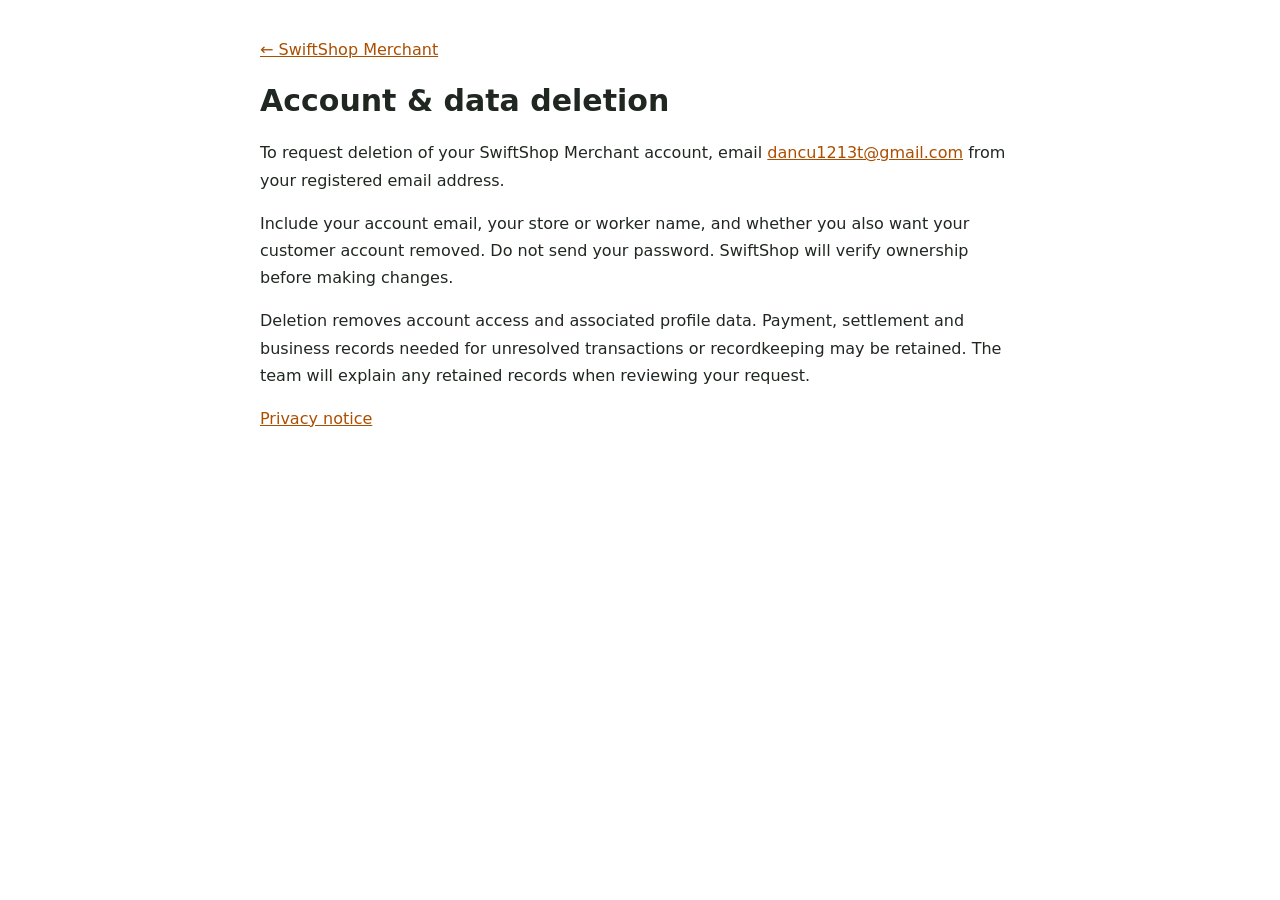
<file: delete-account.html>
<!doctype html><html lang="en"><meta charset="utf-8"><meta name="viewport" content="width=device-width,initial-scale=1"><title>SwiftShop Merchant · Account deletion</title><style>body{max-width:760px;margin:0 auto;padding:36px 22px;font:16px/1.7 system-ui;color:#202721;background:#fff}h1{font-size:30px;line-height:1.2}h2{font-size:20px;margin-top:28px}a{color:#ac4e00}small{color:#687167}</style><a href="./">← SwiftShop Merchant</a><h1>Account & data deletion</h1><p>To request deletion of your SwiftShop Merchant account, email <a href="mailto:dancu1213t@gmail.com?subject=SwiftShop%20Merchant%20account%20deletion">dancu1213t@gmail.com</a> from your registered email address.</p><p>Include your account email, your store or worker name, and whether you also want your customer account removed. Do not send your password. SwiftShop will verify ownership before making changes.</p><p>Deletion removes account access and associated profile data. Payment, settlement and business records needed for unresolved transactions or recordkeeping may be retained. The team will explain any retained records when reviewing your request.</p><p><a href="privacy.html">Privacy notice</a></p></html>
</file>
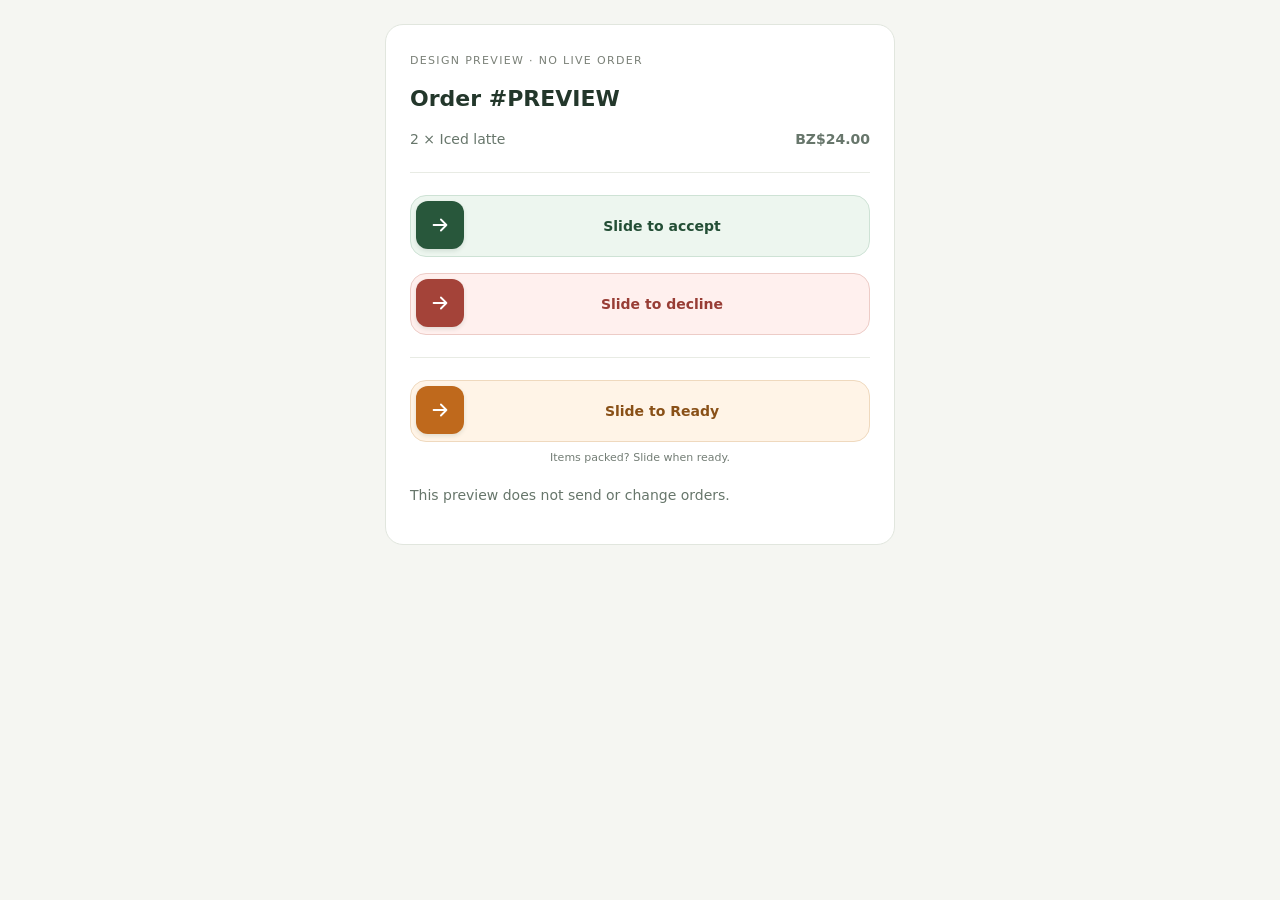
<file: merchant-actions-preview20261014.html>
<!doctype html><html lang="en"><head><meta charset="utf-8"><meta name="viewport" content="width=device-width,initial-scale=1"><title>Merchant order action preview</title><link rel="stylesheet" href="merchant-order-alerts.css?v=polished20261014"><style>body{margin:0;padding:24px 16px;font:14px/1.5 system-ui;background:#f5f6f2;color:#23372b}.mo-card{max-width:460px;margin:auto;padding:24px;background:white;border:1px solid #e1e6de;border-radius:18px}h1{font-size:22px;margin:12px 0}p{color:#67766b}hr{border:0;border-top:1px solid #e8ebe4;margin:22px 0}.preview-label{font-size:11px;text-transform:uppercase;letter-spacing:.12em;color:#7b8178}.ma-slide-hint{margin-bottom:18px}</style></head><body><article class="mo-card"><span class="preview-label">Design preview · no live order</span><h1>Order #PREVIEW</h1><p>2 × Iced latte <strong style="float:right">BZ$24.00</strong></p><hr><div class="ma-slide-box"><div class="ma-slide"><span class="ma-slide-label">Slide to accept</span><input type="range" min="0" max="100" value="0" aria-label="Slide to accept order"></div></div><div class="ma-slide-box"><div class="ma-slide ma-slide-decline"><span class="ma-slide-label">Slide to decline</span><input type="range" min="0" max="100" value="0" aria-label="Slide to decline order"></div></div><hr><div class="ma-slide-box"><div class="ma-slide ma-slide-ready"><span class="ma-slide-label">Slide to Ready</span><input type="range" min="0" max="100" value="0" aria-label="Slide to Ready"></div><small class="ma-slide-hint">Items packed? Slide when ready.</small></div><p id="result" role="status">This preview does not send or change orders.</p></article><script>document.querySelectorAll('input').forEach(r=>{const label=r.previousElementSibling,text=label.textContent;r.oninput=()=>label.style.opacity=String(1-Number(r.value)/140);r.onchange=()=>{document.getElementById('result').textContent=Number(r.value)>=95?'Preview confirmed: '+text:'Slide fully right to confirm.';r.value=0;label.style.opacity=1;};});</script></body></html>
</file>
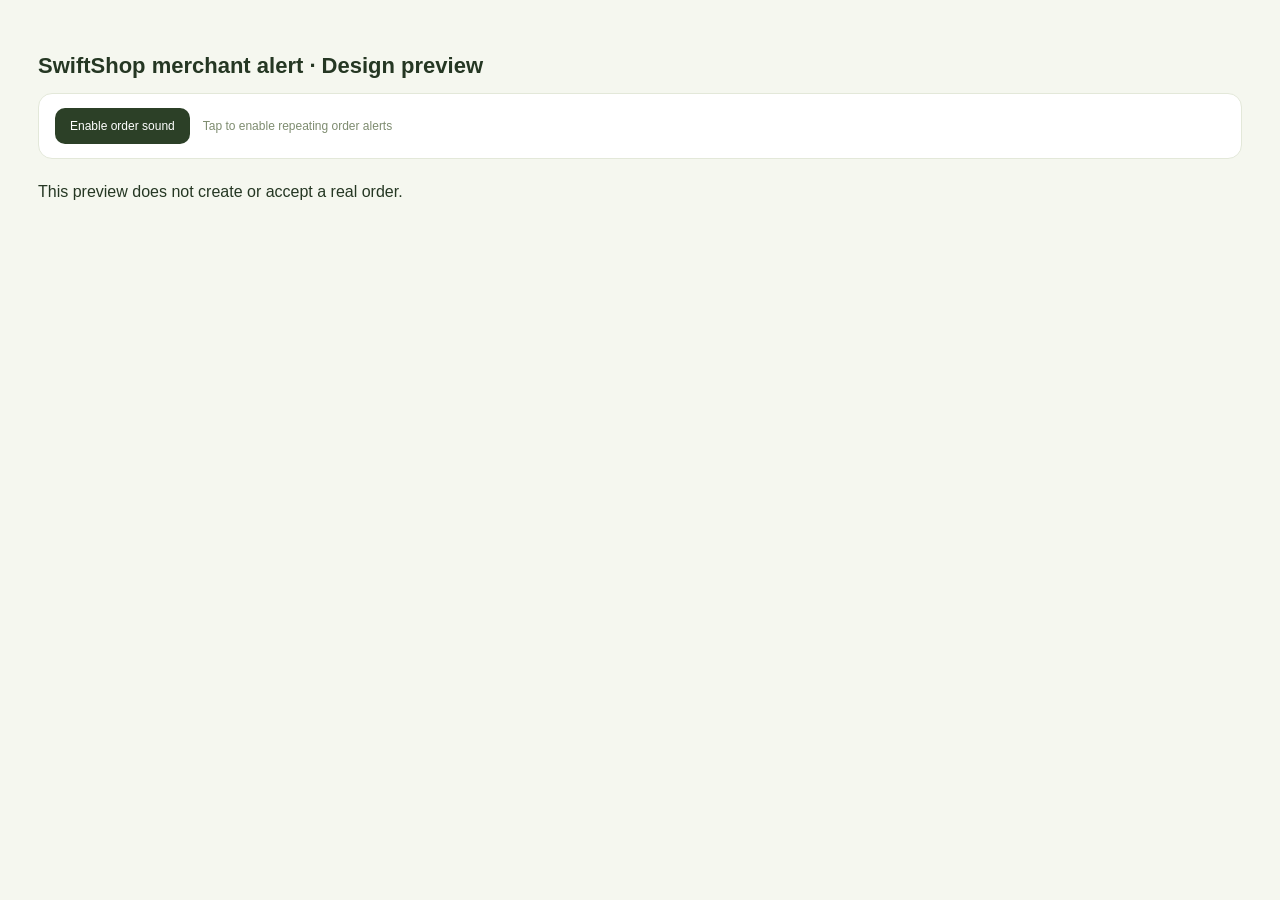
<file: merchant-order-design-preview.html>
<!doctype html><html><head><meta name="viewport" content="width=device-width,initial-scale=1,viewport-fit=cover"><title>Merchant order design preview</title><style>.ma-dialog{padding:0;border:1px solid #e6e8df;border-radius:28px;background:#fafbf7;color:#273122;width:min(1100px,calc(100vw - 48px));max-height:calc(100dvh - 48px);overflow:auto;box-shadow:0 30px 100px #0004;font-family:inherit}.ma-dialog::backdrop{background:#101a15c9;backdrop-filter:blur(14px)}.ma-header{padding:32px 36px;display:flex;align-items:center;justify-content:space-between;gap:20px;border-bottom:1px solid #e7eadd}.ma-eyebrow{font-size:10px;font-weight:700;letter-spacing:2px;color:#7b8a68}.ma-header h2{font-size:clamp(25px,3vw,39px);font-weight:750;letter-spacing:-1.3px;margin:10px 0 0;line-height:1.12}.ma-live{display:inline-flex;gap:8px;align-items:center;font-size:11px;font-weight:600;background:#ecf5dc;color:#4e7428;border:1px solid #dce8c4;border-radius:30px;padding:10px 14px;white-space:nowrap}.ma-live:before{content:'';background:#75a845;width:6px;height:6px;border-radius:50%;box-shadow:0 0 0 4px #78a64418}.ma-layout{display:grid;grid-template-columns:1.4fr 1fr}.ma-main{padding:30px 36px}.ma-customer{display:flex;align-items:center;gap:14px;margin-bottom:26px}.ma-avatar{width:54px;height:54px;background:#eaf0e0;display:grid;place-items:center;border-radius:18px;color:#506f35;font-size:23px;font-weight:700}.ma-customer small{font-size:9px;letter-spacing:1.6px;color:#8b957f}.ma-customer h3{font-size:22px;font-weight:700;margin:5px 0;color:#273122}.ma-customer span{font-size:11px;color:#87927a}.ma-items{display:grid;gap:12px}.ma-product{display:flex;align-items:center;gap:15px;background:white;border:1px solid #e5e9dc;border-radius:17px;padding:13px}.ma-picture{position:relative;width:78px;height:78px;flex-shrink:0;border-radius:12px;background:#f0f3e9;display:grid;place-items:center;overflow:hidden;color:#9eab8d}.ma-picture svg{width:32px;height:32px}.ma-picture img{position:absolute;inset:0;width:100%;height:100%;object-fit:cover}.ma-product>div:nth-child(2){flex:1;min-width:0}.ma-product h4{font-size:14px;font-weight:650;margin:0 0 7px;line-height:1.4}.ma-product span{font-size:12px;color:#87927b}.ma-product>strong{font-size:13px;white-space:nowrap}.ma-summary{padding:32px;background:#eef2e7;border-left:1px solid #e3e8d7;display:flex;flex-direction:column}.ma-total{font-size:clamp(36px,4vw,55px);font-weight:750;letter-spacing:-2px;margin:12px 0 5px;line-height:1.1}.ma-total-note{font-size:11px;line-height:1.6;color:#829073;max-width:230px;margin:5px 0 25px}.ma-detail{display:flex;justify-content:space-between;gap:12px;border-top:1px solid #dce3ce;padding:15px 0;font-size:12px}.ma-detail span{color:#88967a}.ma-detail strong{font-weight:600;text-transform:capitalize}.ma-instruction{font-size:12px;color:#7d8b6e;line-height:1.7;margin:20px 0}.ma-accept{background:#253923;color:white;border:0;border-radius:14px;padding:17px;font-size:14px;font-weight:650;min-height:52px;cursor:pointer;width:100%;margin-top:auto}.ma-accept:disabled{opacity:.6;cursor:wait}.ma-sound{padding:14px;border:0;background:transparent;color:#657b50;cursor:pointer;font-size:12px;min-height:44px}.ma-error{font-size:12px;color:#b14935;line-height:1.6}.ma-error:empty{display:none}.ma-footer{display:flex;justify-content:space-between;gap:12px;padding:17px 36px;background:#fff;border-top:1px solid #e4e8dc;font-size:10px;color:#8c987f}.ma-toolbar{display:flex;align-items:center;gap:13px;background:#fff;border:1px solid #e3e8d9;border-radius:14px;padding:14px 16px;margin:0 0 24px}.ma-toolbar button{background:#2c4027!important;color:#fff!important;border:0;border-radius:10px;padding:11px 15px;font-size:12px!important;cursor:pointer}.ma-toolbar span{font-size:12px;color:#7e8c70}.ma-sr{position:absolute;width:1px;height:1px;overflow:hidden;clip-path:inset(50%)}.ma-dialog button:focus-visible{outline:3px solid #db8a3e;outline-offset:3px}@media(max-width:700px){.ma-dialog{width:calc(100vw - 20px);max-height:calc(100dvh - env(safe-area-inset-top,0px) - env(safe-area-inset-bottom,0px) - 24px);border-radius:23px}.ma-header{padding:24px 20px 20px;flex-direction:column;align-items:flex-start;gap:16px}.ma-layout{grid-template-columns:1fr}.ma-main{padding:22px 20px}.ma-summary{padding:23px 20px;border-left:0;border-top:1px solid #dfe5d3}.ma-customer{margin-bottom:20px}.ma-product{padding:11px;gap:11px}.ma-picture{width:62px;height:62px}.ma-product h4{font-size:13px}.ma-product>strong{font-size:12px}.ma-total-note{max-width:none}.ma-detail{padding:12px 0}.ma-instruction{margin:10px 0 18px}.ma-footer{padding:16px 20px;flex-direction:column}.ma-toolbar{align-items:flex-start;flex-direction:column}.ma-total{font-size:42px}.ma-header h2{font-size:29px}}
.ma-slide-box{margin-top:auto}.ma-slide{position:relative;height:64px;background:#253923;border:1px solid #365030;border-radius:100px;overflow:hidden;box-shadow:inset 0 1px 3px #0002;--slide:0%}.ma-slide-label{position:absolute;inset:0;display:grid;place-items:center;padding-left:40px;color:#fff;font-size:14px;font-weight:650;pointer-events:none;transition:opacity .12s}.ma-slide input{position:absolute;inset:6px;width:calc(100% - 12px);height:52px;margin:0;padding:0;appearance:none;-webkit-appearance:none;background:transparent;border:0!important;box-shadow:none!important;outline-offset:3px;cursor:grab;touch-action:pan-y}.ma-slide input:active{cursor:grabbing}.ma-slide input::-webkit-slider-runnable-track{height:52px;background:transparent}.ma-slide input::-moz-range-track{height:52px;background:transparent}.ma-slide input::-webkit-slider-thumb{appearance:none;-webkit-appearance:none;width:52px;height:52px;border-radius:50%;border:0;background:#fff url("data:image/svg+xml,%3Csvg xmlns='http://www.w3.org/2000/svg' width='24' height='24' viewBox='0 0 24 24'%3E%3Cpath d='M5 12h14m-6-6 6 6-6 6' fill='none' stroke='%23253923' stroke-width='2' stroke-linecap='round' stroke-linejoin='round'/%3E%3C/svg%3E") center no-repeat;box-shadow:0 2px 7px #0002}.ma-slide input::-moz-range-thumb{width:52px;height:52px;border-radius:50%;border:0;background:#fff;box-shadow:0 2px 7px #0002}.ma-slide input:disabled{opacity:.65;cursor:wait}.ma-slide-hint{display:block;text-align:center;color:#758467;font-size:10px;margin-top:9px}.ma-slide:focus-within{outline:3px solid #db8a3e;outline-offset:3px}
.ma-decline-panel{margin-top:16px;border-top:1px solid #dce3ce;padding-top:15px}.ma-decline-panel summary{cursor:pointer;color:#995044;font-size:12px;font-weight:600;min-height:28px}.ma-decline-panel label{display:block;font-size:11px;color:#7d6c63;margin:10px 0 7px}.ma-decline-panel textarea{box-sizing:border-box;width:100%;padding:12px;border:1px solid #dbcfc5;border-radius:12px;background:#fff;font:inherit;font-size:12px;resize:vertical;margin:0 0 13px;min-height:70px}.ma-slide-decline{background:#763d35;border-color:#92534a}.ma-slide-decline .ma-slide-label{color:#fff}.ma-slide-decline input::-webkit-slider-thumb{background-color:#fff3ee}.ma-slide-decline input::-moz-range-thumb{background-color:#fff3ee}</style><style>body{font-family:Arial,sans-serif;background:#f5f7ef;padding:30px;color:#253723}button{font:inherit}h1{font-size:22px}</style></head><body><main id="dashboardScreen"><h1>SwiftShop merchant alert · Design preview</h1><section data-merchant-panel="orders"><div class="mt-intro"></div></section><p>This preview does not create or accept a real order.</p></main><script>var activeCategory='Sample merchant';window.weeklyPlans={access:{admin:false}};var previewRows=[{tracking_id:'00000000-0000-4000-8000-000000000001',merchant_ack_at:null,decision:'accepted',phase:'accepted',reason:'Accepted by Dispatch',created_at:new Date().toISOString(),customer_name:'Sample customer',item_total:35,payment:'Cash on delivery',display_items:[{name:'Grilled Chicken Panini',quantity:1,price:18.5,image:''},{name:'Iced coffee',quantity:2,price:8.25,image:'https://i.imgur.com/P8sjMJQ.png'}]}];var supabaseClient={rpc:async(name)=>name==='swift_merchant_orders'?{data:previewRows,error:null}:(previewRows=[],{data:{acknowledged_at:new Date().toISOString()},error:null})};</script><script>(()=>{'use strict';
const el=(tag,text,cls)=>{const n=document.createElement(tag);if(text!==undefined)n.textContent=text;if(cls)n.className=cls;return n;},money=n=>'BZ$'+Number(n||0).toFixed(2);
let category='',generation=0,rows=[],busy=false,accepting=false,dialog,current='',signature='',ctx,alarmTimer,enabled=false,notified=new Set(),acknowledged=new Set();
const soundKey=()=> 'swift.merchant.sound.'+category;
const eligible=r=>!acknowledged.has(r.tracking_id)&&!r.merchant_ack_at&&r.decision!=='rejected'&&!['delivered','cancelled'].includes(r.phase);
const merchant=()=>typeof activeCategory!=='undefined'&&activeCategory&&window.weeklyPlans?.access&&window.weeklyPlans.access.admin===false&&document.getElementById('dashboardScreen')?.style.display!=='none';
function stop(){clearInterval(alarmTimer);alarmTimer=null;}
function tone(){if(!enabled||!ctx||ctx.state!=='running')return;for(const [i,f]of [740,980,740].entries()){const o=ctx.createOscillator(),g=ctx.createGain(),t=ctx.currentTime+i*.2;o.type='sine';o.frequency.value=f;g.gain.setValueAtTime(0,t);g.gain.linearRampToValueAtTime(.22,t+.025);g.gain.exponentialRampToValueAtTime(.001,t+.17);o.connect(g);g.connect(ctx.destination);o.start(t);o.stop(t+.18);}}
function sounding(){stop();if(current&&enabled&&ctx?.state==='running'){tone();alarmTimer=setInterval(tone,2800);}paintSound();}
function paintSound(){for(const button of document.querySelectorAll('[data-ma-sound]'))button.textContent=enabled&&ctx?.state==='running'?'Mute order sound':'Enable order sound';const status=document.getElementById('maSoundStatus');if(status)status.textContent=enabled&&ctx?.state==='running'?'Order sound is on':'Tap to enable repeating order alerts';}
async function toggleSound(){if(enabled&&ctx?.state==='running'){enabled=false;localStorage.setItem(soundKey(),'false');stop();paintSound();return;}try{ctx ||= new (window.AudioContext||window.webkitAudioContext)();await ctx.resume();enabled=true;localStorage.setItem(soundKey(),'true');sounding();if('Notification'in window&&Notification.permission==='default')Notification.requestPermission().catch(()=>{});}catch{const status=document.getElementById('maSoundStatus');if(status)status.textContent='Sound is unavailable. Keep this screen open for visual alerts.';}}
function safeImage(value){if(!value)return '';if(typeof value==='string'&&['data:image/png;base64,','data:image/jpeg;base64,','data:image/webp;base64,','data:image/gif;base64,'].some(p=>value.startsWith(p)))return value;try{const u=new URL(value,location.href);return u.protocol==='https:'||u.protocol==='http:'&&u.origin===location.origin?u.href:'';}catch{return '';}}
function picture(item){const wrap=el('div',undefined,'ma-picture'),url=safeImage(item.image);wrap.innerHTML='<svg viewBox="0 0 40 40" aria-hidden="true"><path d="M9 13h22l2 22H7l2-22Zm5 2V9a6 6 0 0 1 12 0v6" fill="none" stroke="currentColor" stroke-width="2" stroke-linejoin="round"/></svg>';if(url){const img=el('img');img.alt=item.name;img.src=url;img.loading='eager';img.referrerPolicy='no-referrer';img.onerror=()=>img.remove();wrap.append(img);}return wrap;}
function close(){stop();current='';signature='';if(dialog?.open)dialog.close();}
function slideAccept(confirm,decline=false){
const text=decline?'Slide to decline':'Slide to accept';const wrap=el('div',undefined,'ma-slide'+(decline?' ma-slide-decline':'')),label=el('span',text,'ma-slide-label'),range=el('input'),hint=el('small',decline?'Sends your store’s rejection to Dispatch':'Slide right to start preparing','ma-slide-hint');
range.type='range';range.min='0';range.max='100';range.value='0';range.step='1';range.setAttribute('aria-label',text+' order');range.setAttribute('aria-valuetext',text);
const paint=()=>{wrap.style.setProperty('--slide',range.value+'%');label.style.opacity=String(1-Number(range.value)/140);};
range.oninput=paint;range.onchange=()=>{if(Number(range.value)>=95){range.disabled=true;label.style.opacity='1';label.textContent='Confirming…';confirm();}else{range.value='0';paint();}};
range.addEventListener('pointercancel',()=>{if(!range.disabled){range.value='0';paint();}});
wrap.append(label,range);const box=el('div',undefined,'ma-slide-box');box.append(wrap,hint);
return {node:box,reset(){range.disabled=false;range.value='0';paint();label.textContent=text;}};
}
function render(){if(accepting)return;if(!merchant()){close();return;}const queue=rows.filter(eligible).sort((a,b)=>new Date(a.created_at)-new Date(b.created_at)),r=queue[0];if(!r){close();return;}const sig=JSON.stringify([r.tracking_id,r.phase,r.decision,queue.length,r.display_items,r.item_total]);if(sig===signature)return;signature=sig;const changed=current!==r.tracking_id;current=r.tracking_id;
dialog.replaceChildren();const header=el('header',undefined,'ma-header'),brand=el('div');brand.append(el('span','SWIFTSHOP / MERCHANT','ma-eyebrow'),el('h2','A new order is here.'));const tag=el('span',queue.length>1?queue.length+' orders waiting':'Awaiting your response','ma-live');header.append(brand,tag);dialog.append(header);
const grid=el('div',undefined,'ma-layout'),main=el('section',undefined,'ma-main'),person=el('div',undefined,'ma-customer');person.append(el('div',(r.customer_name||'Customer').trim().charAt(0).toUpperCase(),'ma-avatar'));const who=el('div');who.append(el('small','ORDER FOR'),el('h3',r.customer_name||'Customer'),el('span','#'+r.tracking_id.slice(0,8).toUpperCase()+' · '+new Date(r.created_at).toLocaleTimeString([],{hour:'2-digit',minute:'2-digit'})));person.append(who);main.append(person);
const list=el('div',undefined,'ma-items');for(const item of r.display_items||r.items||[]){const card=el('article',undefined,'ma-product'),info=el('div');info.append(el('h4',item.name),el('span',item.quantity+' × '+money(item.price)));card.append(picture(item),info,el('strong',money(Number(item.quantity)*Number(item.price))));list.append(card);}main.append(list);
const side=el('aside',undefined,'ma-summary');side.append(el('span','YOUR STORE TOTAL','ma-eyebrow'),el('strong',money(r.item_total),'ma-total'),el('p','Your items only. Delivery and platform fees are excluded.','ma-total-note'));
const detail=el('div',undefined,'ma-detail');detail.append(el('span','Payment'),el('strong',String(r.payment||'Not specified').replaceAll('_',' ')));side.append(detail);const status=el('div',undefined,'ma-detail');status.append(el('span','Dispatch'),el('strong',r.decision==='accepted'?'Accepted by Dispatch':String(r.phase).replaceAll('_',' ')));side.append(status);side.append(el('p','Confirm that your team has seen this order and is ready to prepare it.','ma-instruction'));
const feedback=el('p',undefined,'ma-error');feedback.setAttribute('role','alert');const accept=slideAccept(async()=>{if(accepting){accept.reset();return;}accepting=true;try{const target=category,ticket=generation;const {error}=await supabaseClient.rpc('swift_merchant_ack_order',{p_category:target,p_id:r.tracking_id});if(error)throw error;if(ticket!==generation||target!==activeCategory)return;acknowledged.add(r.tracking_id);rows=rows.filter(x=>x.tracking_id!==r.tracking_id);stop();signature='';document.getElementById('maAnnounce').textContent='Order accepted. Your team can begin preparation.';}catch(e){feedback.textContent=e.message;accept.reset();}finally{accepting=false;render();}});side.append(feedback,accept.node);
const declinePanel=el('details',undefined,'ma-decline-panel'),declineTitle=el('summary','Cannot fulfil this order?'),reasonLabel=el('label','Reason for declining'),reason=el('textarea');
reason.id='maDeclineReason';reason.maxLength=500;reason.rows=2;reason.placeholder='For example: item unavailable or store closed';reasonLabel.htmlFor=reason.id;
const decline=slideAccept(async()=>{if(accepting){decline.reset();return;}if(!reason.value.trim()){feedback.textContent='Add a reason before declining.';decline.reset();reason.focus();return;}accepting=true;try{const target=category,ticket=generation;const {error}=await supabaseClient.rpc('swift_merchant_orders',{p_category:target,p_id:r.tracking_id,p_action:'reject',p_reason:reason.value.trim()});if(error)throw error;if(ticket!==generation||target!==activeCategory)return;acknowledged.add(r.tracking_id);rows=rows.filter(x=>x.tracking_id!==r.tracking_id);stop();signature='';document.getElementById('maAnnounce').textContent='Order declined. Dispatch will review your response.';}catch(e){feedback.textContent=e.message;decline.reset();}finally{accepting=false;render();}},true);
declinePanel.append(declineTitle,reasonLabel,reason,decline.node);side.append(declinePanel);const sound=el('button',undefined,'ma-sound');sound.type='button';sound.dataset.maSound='';sound.onclick=toggleSound;side.append(sound);grid.append(main,side);dialog.append(grid);
const footer=el('footer',undefined,'ma-footer');footer.append(el('span',category),el('span','Sound repeats until your team accepts this order.'));dialog.append(footer);
if(!dialog.open){try{dialog.showModal();}catch{return;}}paintSound();if(changed){sounding();document.getElementById('maAnnounce').textContent='New order for '+(r.customer_name||'Customer')+'. '+money(r.item_total);}
if(!notified.has(r.tracking_id)&&'Notification'in window&&Notification.permission==='granted'){notified.add(r.tracking_id);try{const n=new Notification('SwiftShop · New store order',{body:(r.customer_name||'Customer')+' · '+money(r.item_total),tag:'merchant-order-'+r.tracking_id,icon:'logo.png'});n.onclick=()=>{window.focus();n.close();};}catch{}}
}
async function poll(){if(busy||document.hidden)return;if(!merchant()){reset();return;}if(category!==activeCategory){reset();category=activeCategory;try{enabled=localStorage.getItem(soundKey())==='true';}catch{enabled=false;}}busy=true;const ticket=generation,target=category;try{const {data,error}=await supabaseClient.rpc('swift_merchant_orders',{p_category:target});if(error)throw error;if(ticket!==generation||target!==activeCategory)return;rows=data||[];render();}catch(e){const status=document.getElementById('maSoundStatus');if(status)status.textContent='Orders could not refresh. '+e.message;}finally{busy=false;}}
function reset(){generation++;rows=[];category='';notified=new Set();acknowledged=new Set();close();paintSound();}
window.SwiftMerchantOrderAlerts={receive(data,target){if(!merchant()||target!==activeCategory)return;if(category!==target){reset();category=target;try{enabled=localStorage.getItem(soundKey())==='true';}catch{}}rows=data;render();},reset};
document.addEventListener('DOMContentLoaded',()=>{dialog=el('dialog',undefined,'ma-dialog');dialog.id='merchantIncomingOrder';dialog.setAttribute('aria-label','Incoming merchant order');dialog.addEventListener('cancel',e=>e.preventDefault());document.body.append(dialog);const announce=el('div');announce.id='maAnnounce';announce.className='ma-sr';announce.setAttribute('role','status');announce.setAttribute('aria-live','polite');document.body.append(announce);
const toolbar=el('div',undefined,'ma-toolbar'),button=el('button','Enable order sound'),label=el('span','Tap to enable repeating order alerts');button.type='button';button.dataset.maSound='';button.onclick=toggleSound;label.id='maSoundStatus';toolbar.append(button,label);document.querySelector('[data-merchant-panel="orders"] .mt-intro').after(toolbar);setInterval(()=>{toolbar.hidden=!merchant();if(!merchant()){reset();return;}poll();},2000);document.addEventListener('visibilitychange',()=>{if(!document.hidden)poll();});window.addEventListener('online',poll);
document.addEventListener('pointerdown',()=>{if(enabled&&ctx?.state==='suspended')ctx.resume().then(sounding).catch(()=>{});},{passive:true});
});
})();</script></body></html>
</file>
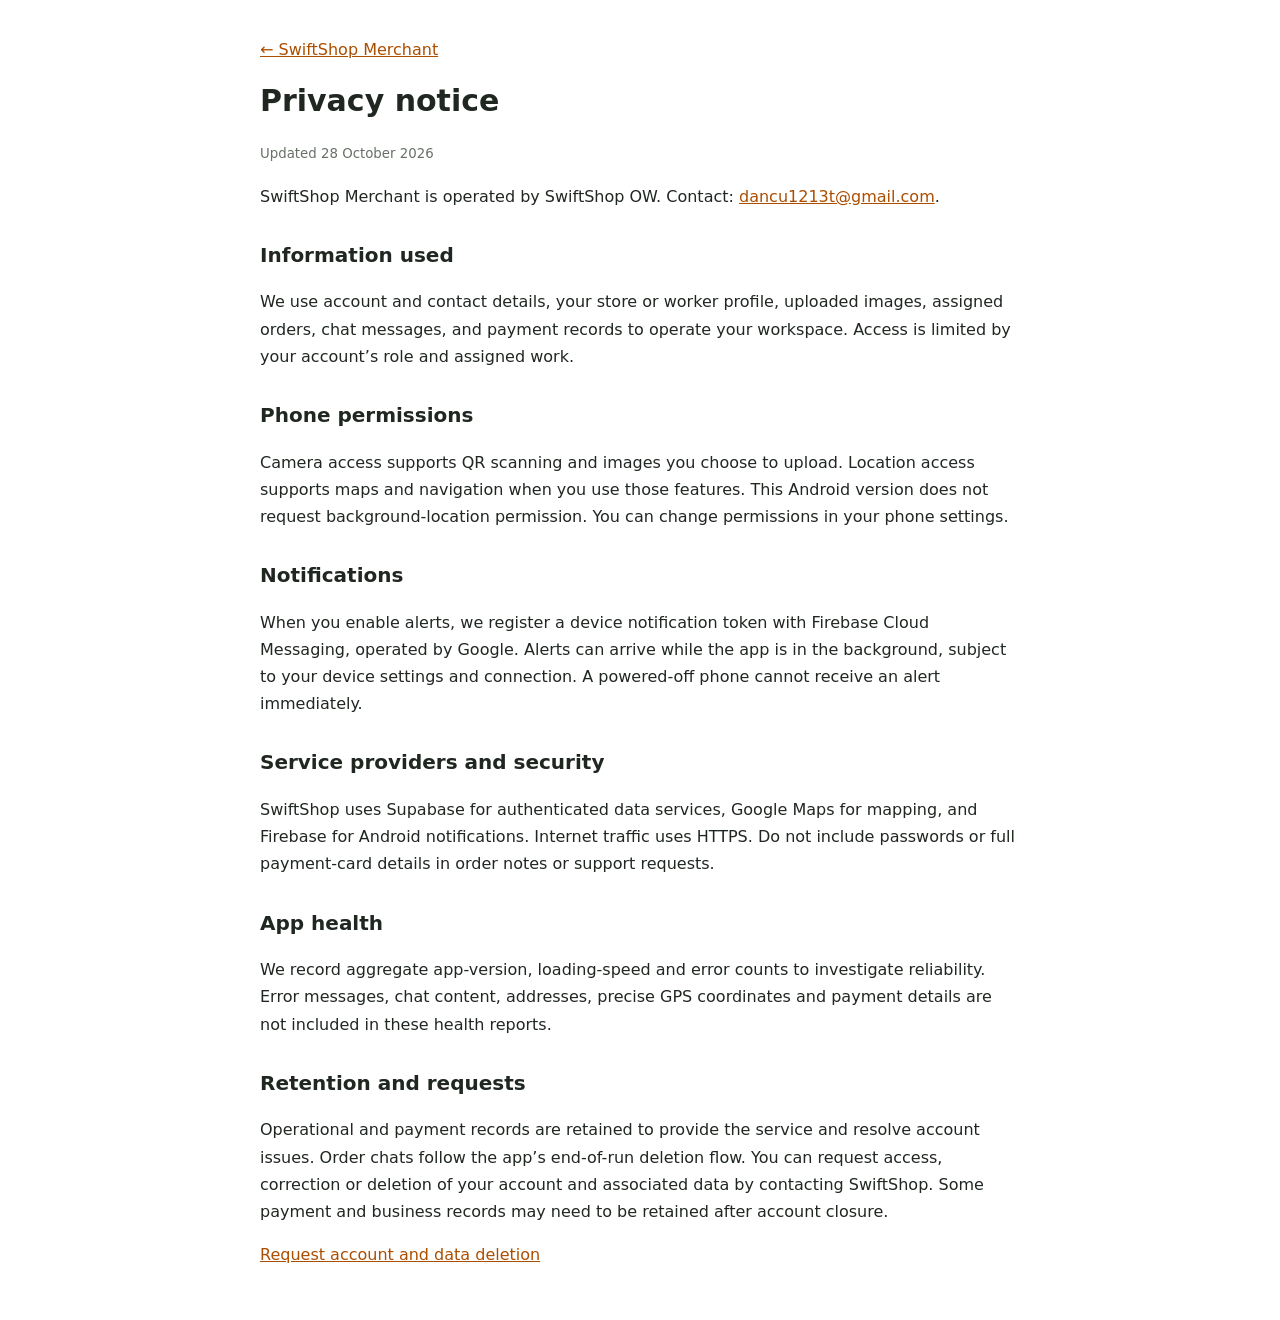
<file: privacy.html>
<!doctype html><html lang="en"><meta charset="utf-8"><meta name="viewport" content="width=device-width,initial-scale=1"><title>SwiftShop Merchant · Privacy</title><style>body{max-width:760px;margin:0 auto;padding:36px 22px;font:16px/1.7 system-ui;color:#202721;background:#fff}h1{font-size:30px;line-height:1.2}h2{font-size:20px;margin-top:28px}a{color:#ac4e00}small{color:#687167}</style><a href="./">← SwiftShop Merchant</a><h1>Privacy notice</h1><small>Updated 28 October 2026</small><p>SwiftShop Merchant is operated by SwiftShop OW. Contact: <a href="mailto:dancu1213t@gmail.com">dancu1213t@gmail.com</a>.</p><h2>Information used</h2><p>We use account and contact details, your store or worker profile, uploaded images, assigned orders, chat messages, and payment records to operate your workspace. Access is limited by your account’s role and assigned work.</p><h2>Phone permissions</h2><p>Camera access supports QR scanning and images you choose to upload. Location access supports maps and navigation when you use those features. This Android version does not request background-location permission. You can change permissions in your phone settings.</p><h2>Notifications</h2><p>When you enable alerts, we register a device notification token with Firebase Cloud Messaging, operated by Google. Alerts can arrive while the app is in the background, subject to your device settings and connection. A powered-off phone cannot receive an alert immediately.</p><h2>Service providers and security</h2><p>SwiftShop uses Supabase for authenticated data services, Google Maps for mapping, and Firebase for Android notifications. Internet traffic uses HTTPS. Do not include passwords or full payment-card details in order notes or support requests.</p><h2>App health</h2><p>We record aggregate app-version, loading-speed and error counts to investigate reliability. Error messages, chat content, addresses, precise GPS coordinates and payment details are not included in these health reports.</p><h2>Retention and requests</h2><p>Operational and payment records are retained to provide the service and resolve account issues. Order chats follow the app’s end-of-run deletion flow. You can request access, correction or deletion of your account and associated data by contacting SwiftShop. Some payment and business records may need to be retained after account closure.</p><p><a href="delete-account.html">Request account and data deletion</a></p></html>
</file>
<file: merchant-order-alerts.css>
.ma-dialog{padding:0;border:1px solid #e6e8df;border-radius:28px;background:#fafbf7;color:#273122;width:min(1100px,calc(100vw - 48px));max-height:calc(100dvh - 48px);overflow:auto;box-shadow:0 30px 100px #0004;font-family:inherit}.ma-dialog::backdrop{background:#101a15c9;backdrop-filter:blur(14px)}.ma-header{padding:32px 36px;display:flex;align-items:center;justify-content:space-between;gap:20px;border-bottom:1px solid #e7eadd}.ma-eyebrow{font-size:10px;font-weight:700;letter-spacing:2px;color:#7b8a68}.ma-header h2{font-size:clamp(25px,3vw,39px);font-weight:750;letter-spacing:-1.3px;margin:10px 0 0;line-height:1.12}.ma-live{display:inline-flex;gap:8px;align-items:center;font-size:11px;font-weight:600;background:#ecf5dc;color:#4e7428;border:1px solid #dce8c4;border-radius:30px;padding:10px 14px;white-space:nowrap}.ma-live:before{content:'';background:#75a845;width:6px;height:6px;border-radius:50%;box-shadow:0 0 0 4px #78a64418}.ma-layout{display:grid;grid-template-columns:1.4fr 1fr}.ma-main{padding:30px 36px}.ma-customer{display:flex;align-items:center;gap:14px;margin-bottom:26px}.ma-avatar{width:54px;height:54px;background:#eaf0e0;display:grid;place-items:center;border-radius:18px;color:#506f35;font-size:23px;font-weight:700}.ma-customer small{font-size:9px;letter-spacing:1.6px;color:#8b957f}.ma-customer h3{font-size:22px;font-weight:700;margin:5px 0;color:#273122}.ma-customer span{font-size:11px;color:#87927a}.ma-items{display:grid;gap:12px}.ma-product{display:flex;align-items:center;gap:15px;background:white;border:1px solid #e5e9dc;border-radius:17px;padding:13px}.ma-picture{position:relative;width:78px;height:78px;flex-shrink:0;border-radius:12px;background:#f0f3e9;display:grid;place-items:center;overflow:hidden;color:#9eab8d}.ma-picture svg{width:32px;height:32px}.ma-picture img{position:absolute;inset:0;width:100%;height:100%;object-fit:cover}.ma-product>div:nth-child(2){flex:1;min-width:0}.ma-product h4{font-size:14px;font-weight:650;margin:0 0 7px;line-height:1.4}.ma-product span{font-size:12px;color:#87927b}.ma-product>strong{font-size:13px;white-space:nowrap}.ma-summary{padding:32px;background:#eef2e7;border-left:1px solid #e3e8d7;display:flex;flex-direction:column}.ma-total{font-size:clamp(36px,4vw,55px);font-weight:750;letter-spacing:-2px;margin:12px 0 5px;line-height:1.1}.ma-total-note{font-size:11px;line-height:1.6;color:#829073;max-width:230px;margin:5px 0 25px}.ma-detail{display:flex;justify-content:space-between;gap:12px;border-top:1px solid #dce3ce;padding:15px 0;font-size:12px}.ma-detail span{color:#88967a}.ma-detail strong{font-weight:600;text-transform:capitalize}.ma-instruction{font-size:12px;color:#7d8b6e;line-height:1.7;margin:20px 0}.ma-accept{background:#253923;color:white;border:0;border-radius:14px;padding:17px;font-size:14px;font-weight:650;min-height:52px;cursor:pointer;width:100%;margin-top:auto}.ma-accept:disabled{opacity:.6;cursor:wait}.ma-sound{padding:14px;border:0;background:transparent;color:#657b50;cursor:pointer;font-size:12px;min-height:44px}.ma-error{font-size:12px;color:#b14935;line-height:1.6}.ma-error:empty{display:none}.ma-footer{display:flex;justify-content:space-between;gap:12px;padding:17px 36px;background:#fff;border-top:1px solid #e4e8dc;font-size:10px;color:#8c987f}.ma-toolbar{display:flex;align-items:center;gap:13px;background:#fff;border:1px solid #e3e8d9;border-radius:14px;padding:14px 16px;margin:0 0 24px}.ma-toolbar button{background:#2c4027!important;color:#fff!important;border:0;border-radius:10px;padding:11px 15px;font-size:12px!important;cursor:pointer}.ma-toolbar span{font-size:12px;color:#7e8c70}.ma-sr{position:absolute;width:1px;height:1px;overflow:hidden;clip-path:inset(50%)}.ma-dialog button:focus-visible{outline:3px solid #db8a3e;outline-offset:3px}@media(max-width:700px){.ma-dialog{width:calc(100vw - 20px);max-height:calc(100dvh - env(safe-area-inset-top,0px) - env(safe-area-inset-bottom,0px) - 24px);border-radius:23px}.ma-header{padding:24px 20px 20px;flex-direction:column;align-items:flex-start;gap:16px}.ma-layout{grid-template-columns:1fr}.ma-main{padding:22px 20px}.ma-summary{padding:23px 20px;border-left:0;border-top:1px solid #dfe5d3}.ma-customer{margin-bottom:20px}.ma-product{padding:11px;gap:11px}.ma-picture{width:62px;height:62px}.ma-product h4{font-size:13px}.ma-product>strong{font-size:12px}.ma-total-note{max-width:none}.ma-detail{padding:12px 0}.ma-instruction{margin:10px 0 18px}.ma-footer{padding:16px 20px;flex-direction:column}.ma-toolbar{align-items:flex-start;flex-direction:column}.ma-total{font-size:42px}.ma-header h2{font-size:29px}}

/* Order actions share one scoped style in cards and the incoming dialog. */
html body .ma-slide-box{margin-top:16px}
html body .mo-card .ma-slide,html body .ma-dialog .ma-slide{position:relative;isolation:isolate;height:60px;min-height:60px;padding:0!important;border:1px solid #cee2d5!important;border-radius:16px!important;background:#edf6ef!important;overflow:hidden;box-shadow:none!important}
html body .mo-card .ma-slide-decline,html body .ma-dialog .ma-slide-decline{background:#fff0ee!important;border-color:#edccc7!important}
html body .mo-card .ma-slide-ready,html body .ma-dialog .ma-slide-ready{background:#fff4e7!important;border-color:#efd9be!important}
html body .mo-card .ma-slide-label,html body .ma-dialog .ma-slide-label{position:absolute;inset:0;z-index:1;display:flex!important;align-items:center;justify-content:center;padding:0 14px 0 58px!important;color:#234e35!important;font:650 14px/1.2 system-ui!important;pointer-events:none;white-space:nowrap;transition:opacity .12s}
html body .ma-slide-decline .ma-slide-label{color:#983d35!important}
html body .ma-slide-ready .ma-slide-label{color:#895017!important}
html body .mo-card .ma-slide input[type=range],html body .ma-dialog .ma-slide input[type=range]{position:absolute!important;inset:5px!important;z-index:2;width:calc(100% - 10px)!important;height:48px!important;min-height:0!important;padding:0!important;margin:0!important;border:0!important;border-radius:0!important;background:transparent!important;box-shadow:none!important;appearance:none!important;-webkit-appearance:none!important;cursor:grab;touch-action:pan-y}
html body .ma-slide input[type=range]:active{cursor:grabbing}
html body .ma-slide input[type=range]::-webkit-slider-runnable-track{height:48px!important;background:transparent!important;border:0!important;box-shadow:none!important}
html body .ma-slide input[type=range]::-moz-range-track{height:48px!important;background:transparent!important;border:0!important}
html body .ma-slide input[type=range]::-webkit-slider-thumb{appearance:none!important;-webkit-appearance:none!important;width:48px!important;height:48px!important;border:0!important;border-radius:12px!important;margin:0!important;background:#28573b url("data:image/svg+xml,%3Csvg xmlns='http://www.w3.org/2000/svg' width='22' height='22' viewBox='0 0 24 24'%3E%3Cpath d='M5 12h14m-6-6 6 6-6 6' fill='none' stroke='white' stroke-width='2' stroke-linecap='round' stroke-linejoin='round'/%3E%3C/svg%3E") center no-repeat!important;box-shadow:0 2px 4px #163c2520!important}
html body .ma-slide input[type=range]::-moz-range-thumb{width:48px!important;height:48px!important;border:0!important;border-radius:12px!important;background:#28573b!important}
html body .ma-slide-decline input[type=range]::-webkit-slider-thumb{background-color:#a44339!important}
html body .ma-slide-decline input[type=range]::-moz-range-thumb{background:#a44339!important}
html body .ma-slide-ready input[type=range]::-webkit-slider-thumb{background-color:#bf691c!important}
html body .ma-slide-ready input[type=range]::-moz-range-thumb{background:#bf691c!important}
html body .ma-slide:focus-within{outline:3px solid #eeae69;outline-offset:3px}
html body .ma-slide input:disabled{opacity:.55;cursor:wait}
.ma-slide-hint{display:block;text-align:center;color:#737d75;font-size:11px;margin-top:8px}
.ma-decline-panel{margin-top:18px;padding-top:16px;border-top:1px solid #e6e9e3}
.ma-decline-panel summary{cursor:pointer;font-size:13px;color:#984b43;font-weight:600;min-height:32px}
.ma-decline-panel label{display:block;font-size:12px;margin:10px 0 6px;color:#6e5c56}
.ma-decline-panel textarea{box-sizing:border-box;width:100%;min-height:70px;resize:vertical;padding:12px;font:14px/1.5 system-ui;background:#fff;border:1px solid #e1d7d1;border-radius:12px;margin-bottom:10px}
.ma-dialog{width:min(900px,calc(100vw - 32px));border-radius:20px;background:#fff}
.ma-header{padding:22px 26px}.ma-header h2{font-size:28px;letter-spacing:-.8px}
.ma-main{padding:24px 26px}.ma-summary{padding:24px;background:#fafbf8}
.ma-total{font-size:38px}.ma-total-note{margin-bottom:18px}
.ma-instruction{margin:8px 0 12px}.ma-footer{padding:14px 26px}
@media(max-width:700px){.ma-dialog{width:calc(100vw - 20px);border-radius:18px}.ma-header{padding:20px;gap:12px}.ma-header h2{font-size:25px}.ma-main,.ma-summary{padding:20px}.ma-product{gap:10px}.ma-picture{width:52px;height:52px}.ma-customer h3{font-size:19px}.ma-total{font-size:34px}.ma-footer{padding:14px 20px}}
@media(prefers-reduced-motion:reduce){.ma-slide-label{transition:none}}
</file>
